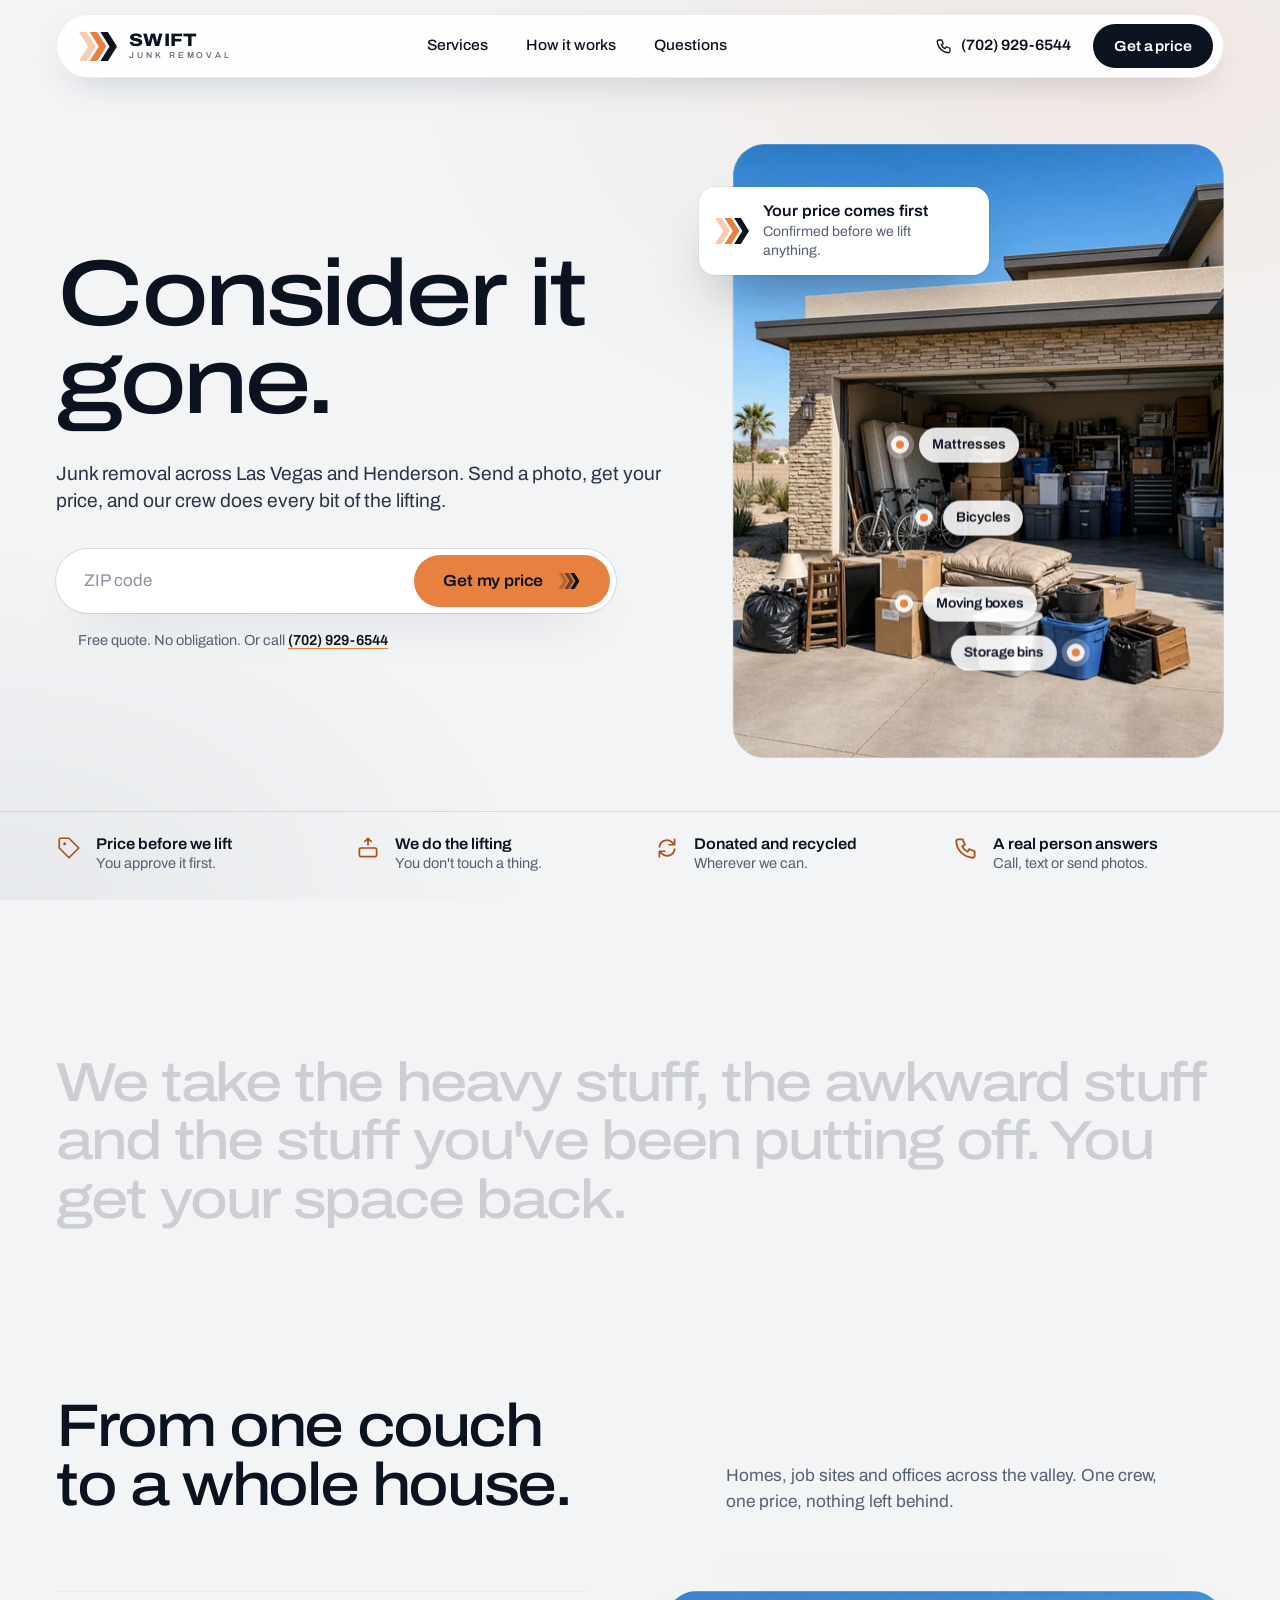
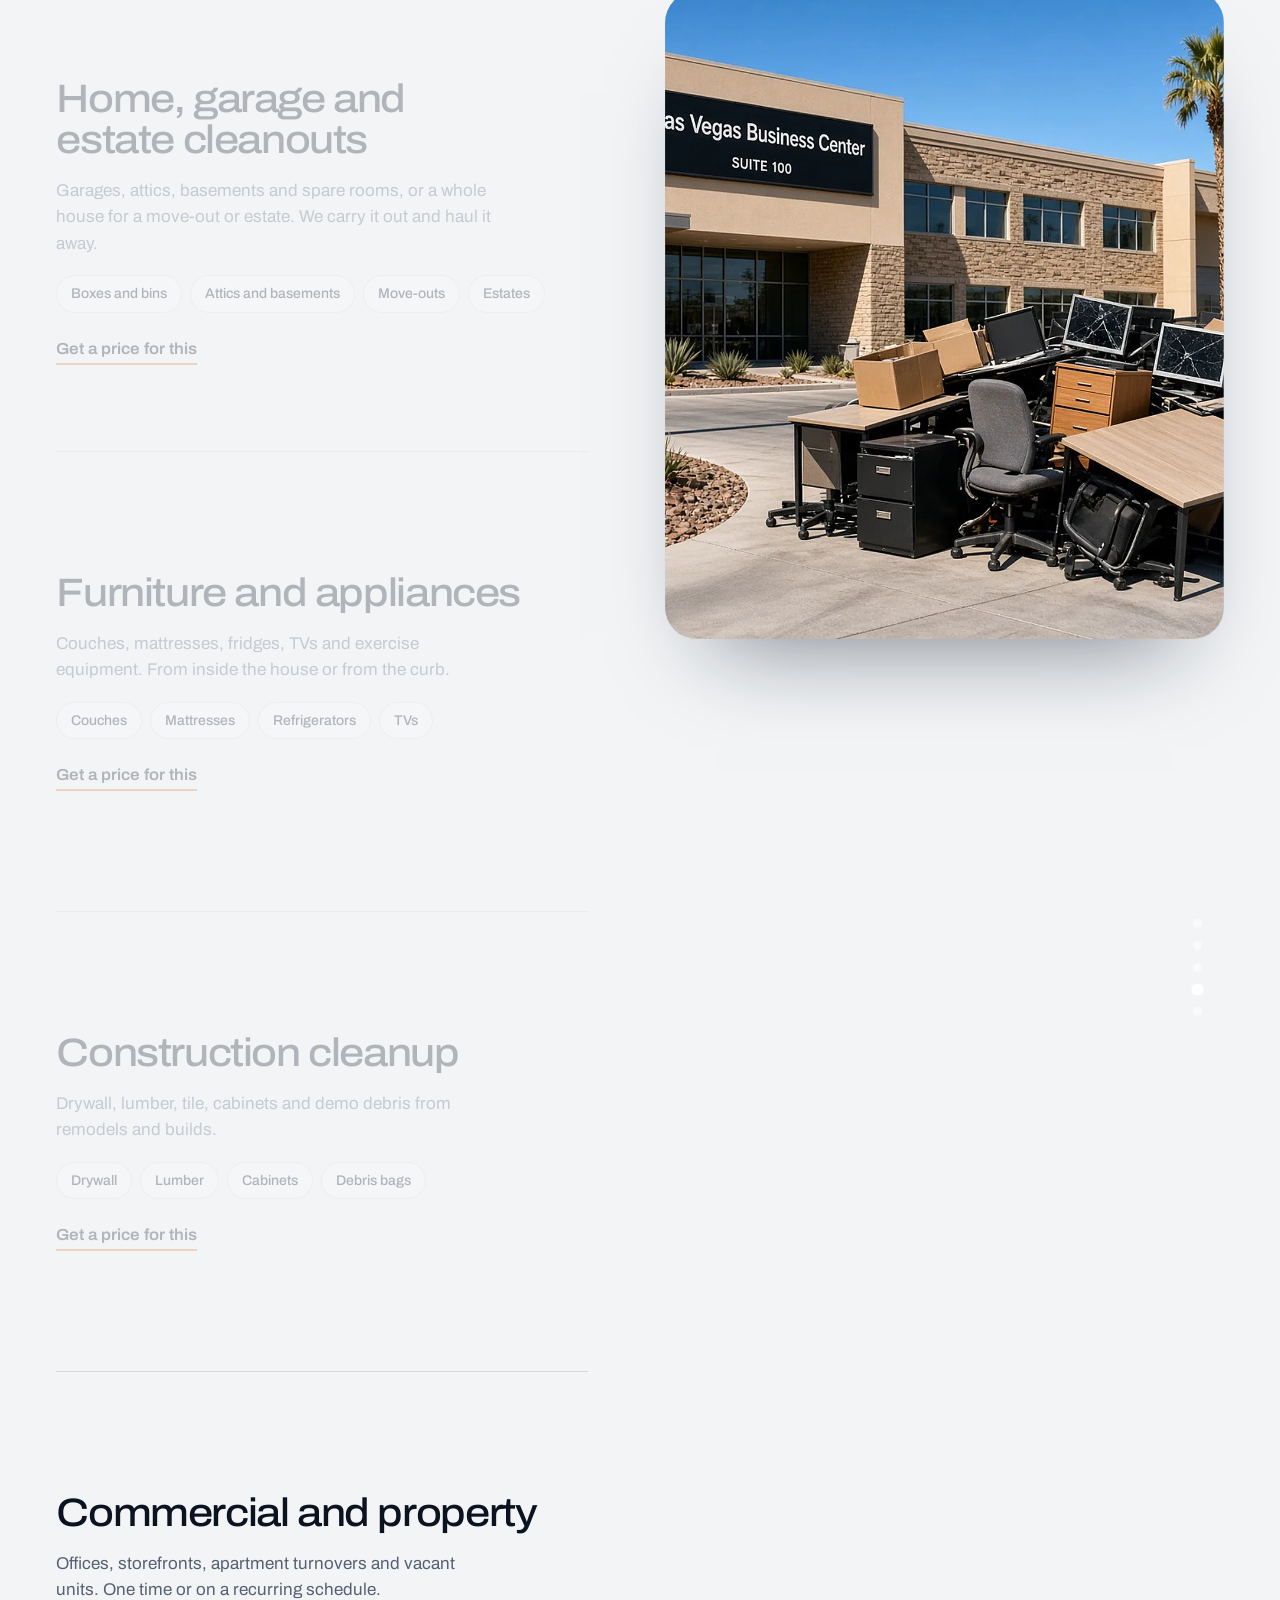
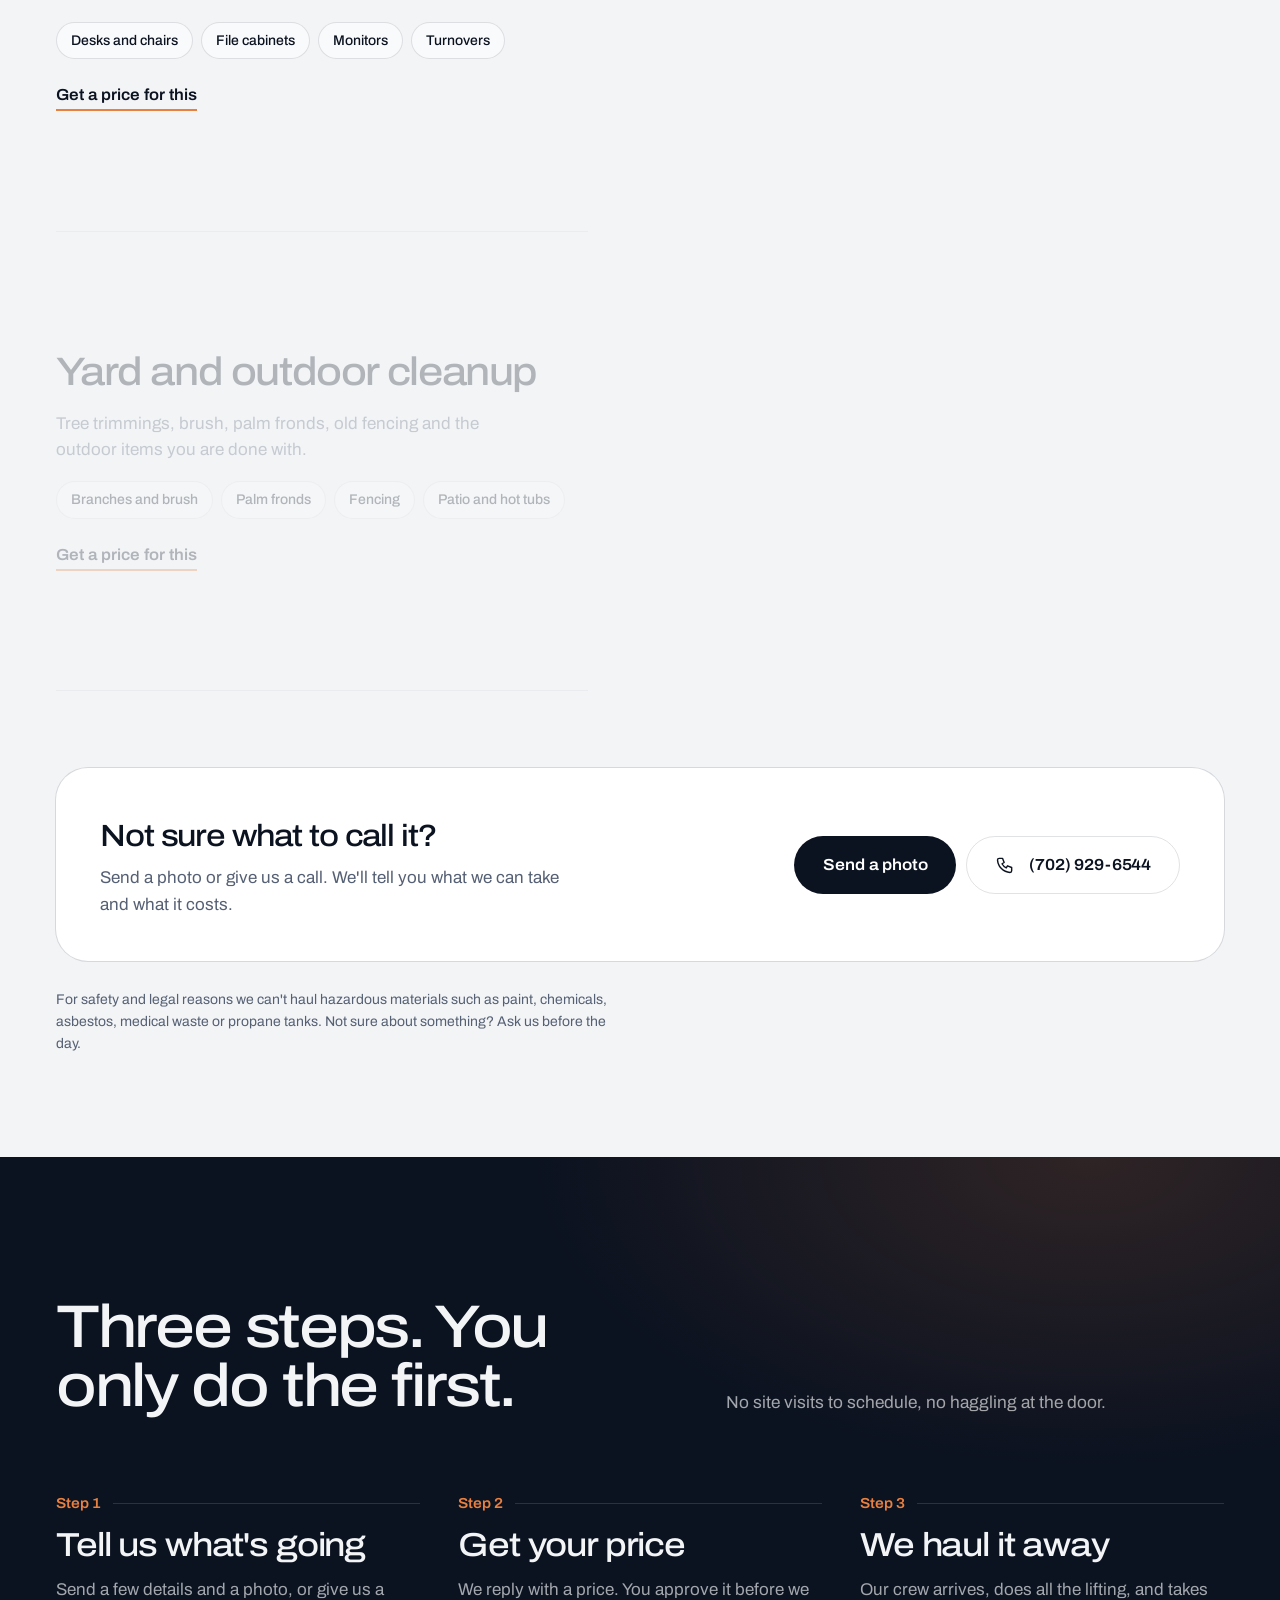
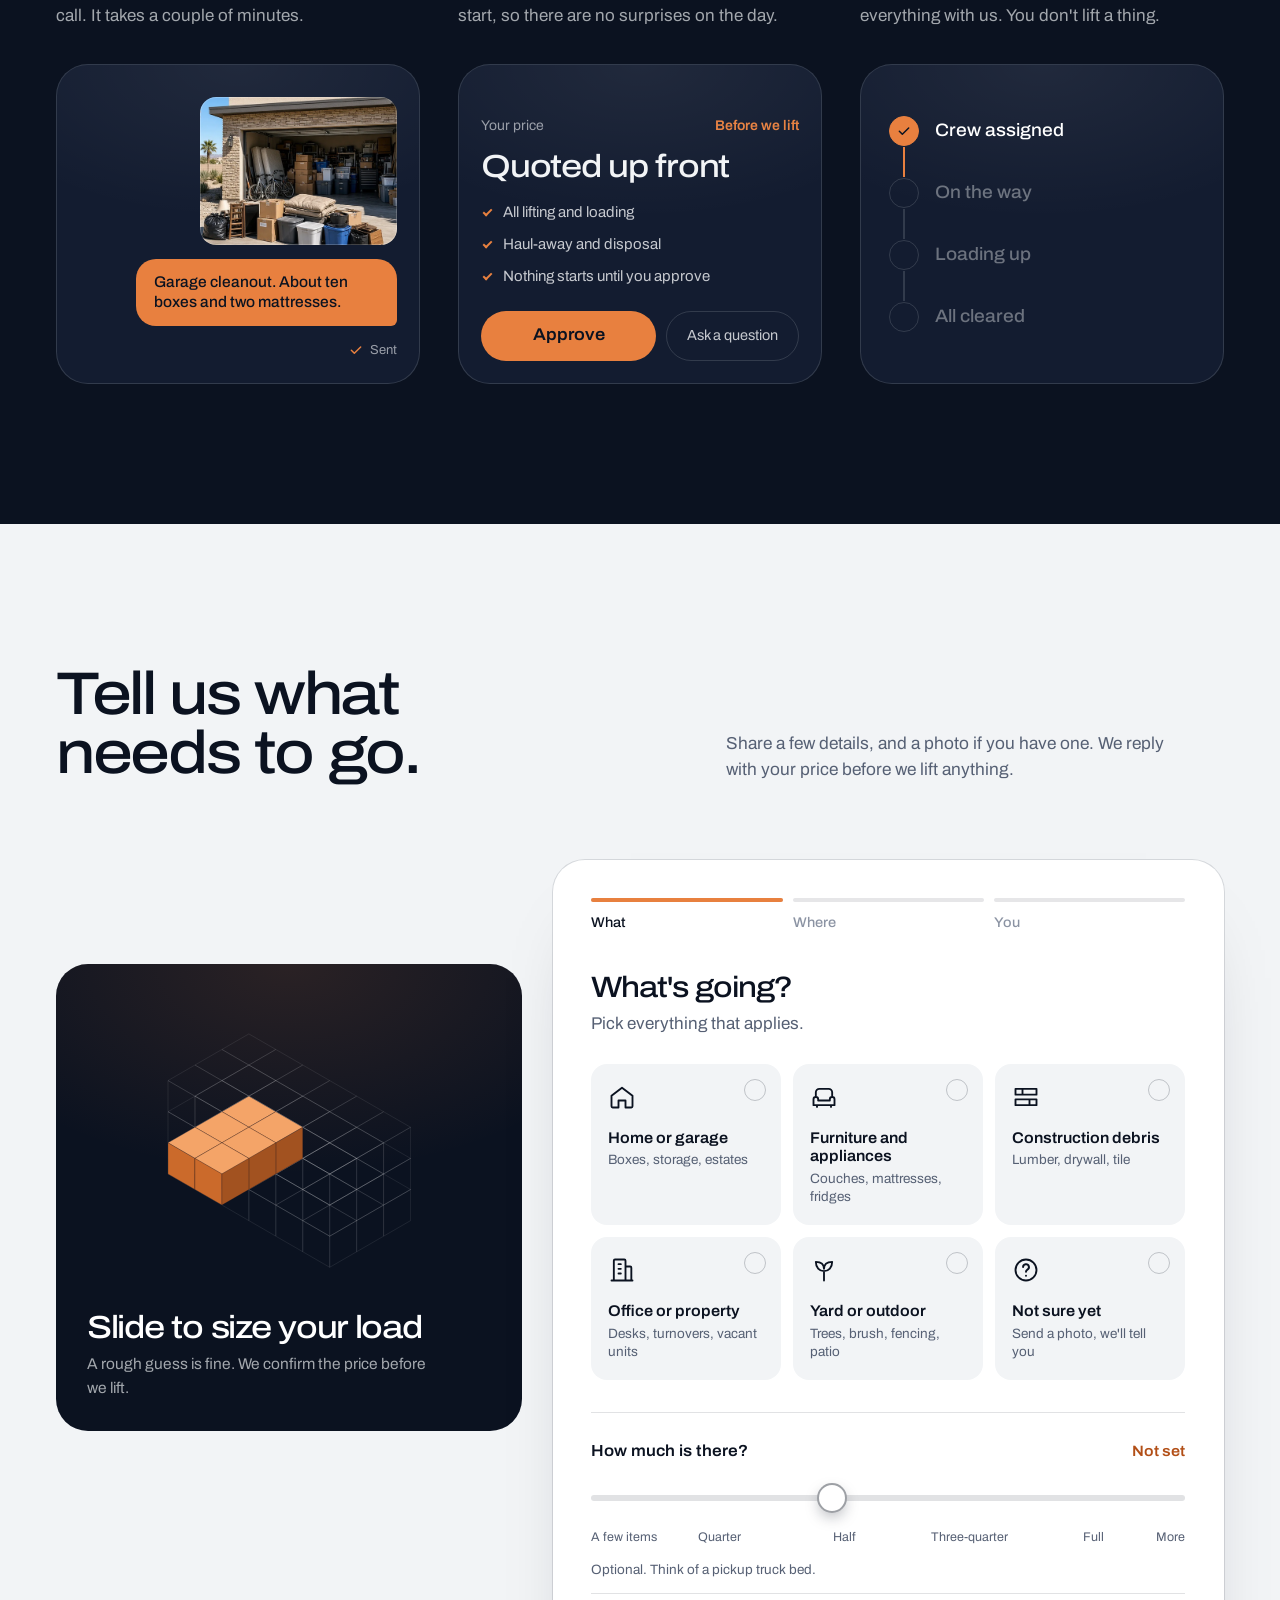
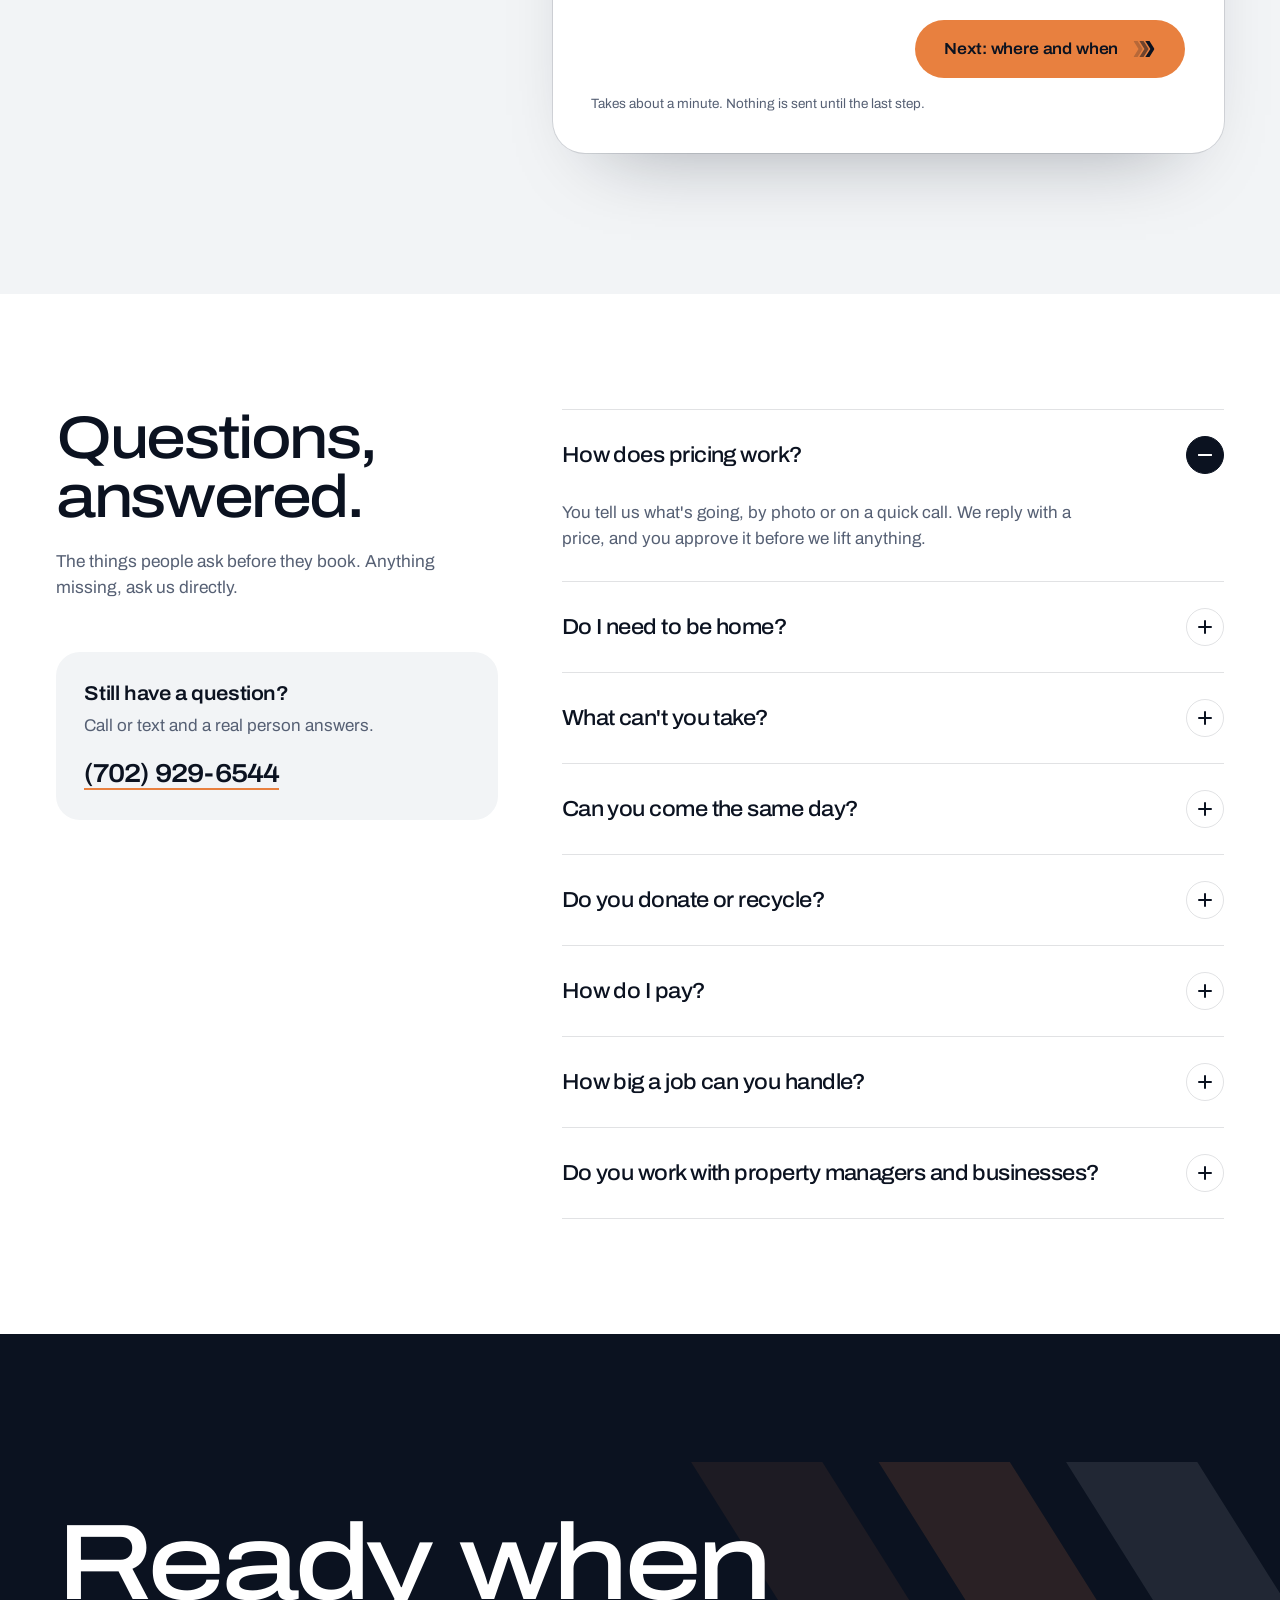
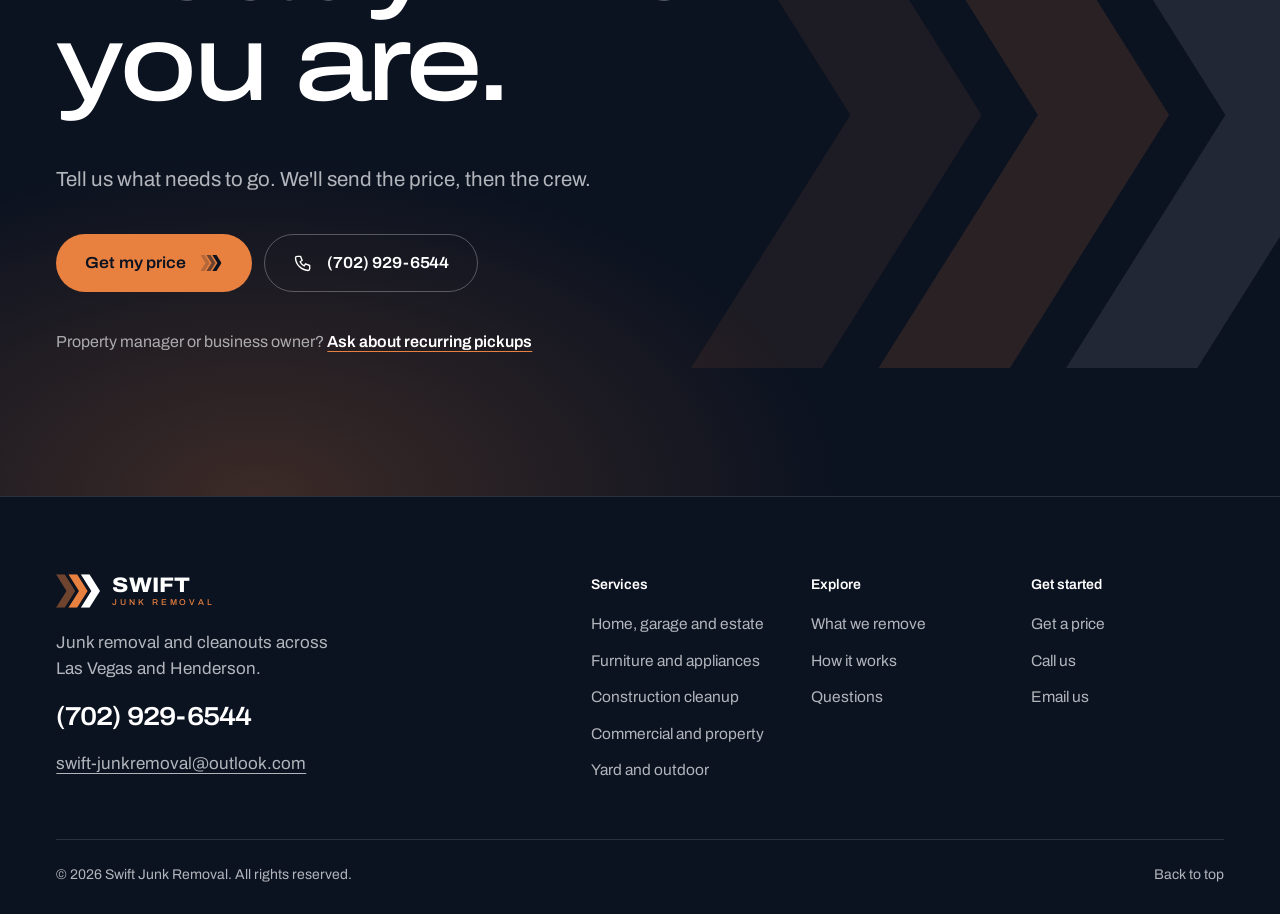
<file: index.html>
<!doctype html>
<html lang="en" class="no-js">
<head>
<meta charset="utf-8">
<meta name="viewport" content="width=device-width, initial-scale=1, viewport-fit=cover">
<title>Swift Junk Removal | Las Vegas and Henderson</title>
<meta name="description" content="Junk removal and cleanouts across Las Vegas and Henderson. Send a photo, get your price before we lift anything, and our crew does all the lifting.">
<meta name="theme-color" content="#f2f4f6">
<meta property="og:title" content="Swift Junk Removal | Consider it gone.">
<meta property="og:description" content="Junk removal across Las Vegas and Henderson. Your price comes before we lift anything.">
<meta property="og:type" content="website">
<meta property="og:image" content="img/og.jpg">
<link rel="icon" href="data:image/svg+xml,%3Csvg xmlns='http://www.w3.org/2000/svg' viewBox='0 0 64 64'%3E%3Crect width='64' height='64' rx='14' fill='%230b1220'/%3E%3Cpath d='M12 18h9l11 14-11 14h-9l11-14z' fill='%23f6cdb0'/%3E%3Cpath d='M25 18h9l11 14-11 14h-9l11-14z' fill='%23e8803f'/%3E%3Cpath d='M38 18h9l11 14-11 14h-9l11-14z' fill='%23fff'/%3E%3C/svg%3E">
<link rel="preconnect" href="https://fonts.googleapis.com">
<link rel="preconnect" href="https://fonts.gstatic.com" crossorigin>
<link href="https://fonts.googleapis.com/css2?family=Archivo:wdth,wght@62..125,300..800&display=swap" rel="stylesheet">
<link rel="stylesheet" href="css/site.css">
<link rel="stylesheet" href="css/phone.css">
<script>document.documentElement.className='js'</script>
<script type="application/ld+json">{"@context":"https://schema.org","@type":"LocalBusiness","name":"Swift Junk Removal","description":"Junk removal and cleanouts across Las Vegas and Henderson.","telephone":"+1-702-929-6544","email":"swift-junkremoval@outlook.com","areaServed":["Las Vegas","Henderson"]}</script>
</head>
<body>

<svg width="0" height="0" style="position:absolute" aria-hidden="true" focusable="false">
  <defs>
    <!-- the Swift mark: three chevrons. Colours come from --m1 / --m2 / --m3 on whatever draws it -->
    <symbol id="mk" viewBox="0 0 142 108">
      <path style="fill:var(--m1)" d="M0 0H28L62 54L28 108H0L34 54Z"/>
      <path style="fill:var(--m2)" d="M40 0H68L102 54L68 108H40L74 54Z"/>
      <path style="fill:var(--m3)" d="M80 0H108L142 54L108 108H80L114 54Z"/>
    </symbol>
    <symbol id="i-phone" viewBox="0 0 24 24"><path d="M5 4h4l2 5-2.5 1.5a11 11 0 0 0 5 5L15 13l5 2v4a2 2 0 0 1-2 2A16 16 0 0 1 3 6a2 2 0 0 1 2-2z" fill="none" stroke="currentColor" stroke-width="1.7" stroke-linejoin="round"/></symbol>
    <symbol id="i-check" viewBox="0 0 24 24"><path d="M5 12.5l4.5 4.5L19 7.5" fill="none" stroke="currentColor" stroke-width="2.2" stroke-linecap="round" stroke-linejoin="round"/></symbol>
    <symbol id="i-camera" viewBox="0 0 24 24"><path d="M4 8h3l1.5-2h7L17 8h3a1 1 0 0 1 1 1v10a1 1 0 0 1-1 1H4a1 1 0 0 1-1-1V9a1 1 0 0 1 1-1z" fill="none" stroke="currentColor" stroke-width="1.7" stroke-linejoin="round"/><circle cx="12" cy="13.5" r="3.5" fill="none" stroke="currentColor" stroke-width="1.7"/></symbol>
    <symbol id="i-plus" viewBox="0 0 24 24"><path d="M12 5v14M5 12h14" fill="none" stroke="currentColor" stroke-width="1.8" stroke-linecap="round"/></symbol>
    <symbol id="i-down" viewBox="0 0 24 24"><path d="M12 5v14M6 13l6 6 6-6" fill="none" stroke="currentColor" stroke-width="1.8" stroke-linecap="round" stroke-linejoin="round"/></symbol>
    <symbol id="i-home" viewBox="0 0 24 24"><path d="M3 11l9-7 9 7v9a1 1 0 0 1-1 1h-5v-6H9v6H4a1 1 0 0 1-1-1z" fill="none" stroke="currentColor" stroke-width="1.6" stroke-linejoin="round"/></symbol>
    <symbol id="i-sofa" viewBox="0 0 24 24"><path d="M5 11V8a3 3 0 0 1 3-3h8a3 3 0 0 1 3 3v3M3 14a2 2 0 0 1 4 0v1h10v-1a2 2 0 0 1 4 0v5H3zM6 19v1.5M18 19v1.5" fill="none" stroke="currentColor" stroke-width="1.6" stroke-linecap="round" stroke-linejoin="round"/></symbol>
    <symbol id="i-brick" viewBox="0 0 24 24"><path d="M3 5h18v5H3zM3 14h18v5H3zM9 5v5M15 14v5" fill="none" stroke="currentColor" stroke-width="1.6" stroke-linejoin="round"/></symbol>
    <symbol id="i-office" viewBox="0 0 24 24"><path d="M5 21V4a1 1 0 0 1 1-1h8a1 1 0 0 1 1 1v17M15 9h4a1 1 0 0 1 1 1v11M3 21h18M9 7h2M9 11h2M9 15h2" fill="none" stroke="currentColor" stroke-width="1.6" stroke-linecap="round" stroke-linejoin="round"/></symbol>
    <symbol id="i-leaf" viewBox="0 0 24 24"><path d="M12 21v-8M12 13c-4 0-7-3-7-8 5 0 7 2.5 7 6 0-3.5 2-6 7-6 0 5-3 8-7 8z" fill="none" stroke="currentColor" stroke-width="1.6" stroke-linecap="round" stroke-linejoin="round"/></symbol>
    <symbol id="i-help" viewBox="0 0 24 24"><circle cx="12" cy="12" r="9" fill="none" stroke="currentColor" stroke-width="1.6"/><path d="M9.5 9.5a2.5 2.5 0 1 1 3.5 2.3c-.7.4-1 .9-1 1.7M12 17h.01" fill="none" stroke="currentColor" stroke-width="1.7" stroke-linecap="round"/></symbol>
    <symbol id="i-lift" viewBox="0 0 24 24"><rect x="4" y="12" width="16" height="8" rx="1.5" fill="none" stroke="currentColor" stroke-width="1.6"/><path d="M12 9V3M9 6l3-3 3 3" fill="none" stroke="currentColor" stroke-width="1.6" stroke-linecap="round" stroke-linejoin="round"/></symbol>
    <symbol id="i-tag" viewBox="0 0 24 24"><path d="M3 12V4a1 1 0 0 1 1-1h8l9 9-9 9z" fill="none" stroke="currentColor" stroke-width="1.6" stroke-linejoin="round"/><circle cx="8" cy="8" r="1.4" fill="currentColor"/></symbol>
    <symbol id="i-cycle" viewBox="0 0 24 24"><path d="M5 11a7 7 0 0 1 12-4l2 2M19 13a7 7 0 0 1-12 4l-2-2M19 4v5h-5M5 20v-5h5" fill="none" stroke="currentColor" stroke-width="1.6" stroke-linecap="round" stroke-linejoin="round"/></symbol>
  </defs>
</svg>

<a class="skip" href="#quote">Skip to the quote form</a>

<!-- ============================ NAV ============================ -->
<header class="nav" id="nav">
  <div class="nav-pill">
    <a class="brand" href="#top" aria-label="Swift Junk Removal, back to top">
      <svg class="brand-mk" viewBox="0 0 142 108" aria-hidden="true"><use href="#mk"/></svg>
      <span class="brand-tx"><b>SWIFT</b><i>JUNK REMOVAL</i></span>
    </a>
    <nav class="nav-links" aria-label="Main">
      <a href="#services">Services</a>
      <a href="#how">How it works</a>
      <a href="#faq">Questions</a>
    </nav>
    <div class="nav-act">
      <a class="nav-tel" href="tel:+17029296544"><svg aria-hidden="true"><use href="#i-phone"/></svg><span>(702) 929-6544</span></a>
      <a class="btn btn--ink btn--sm" href="#quote" data-service="general">Get a price</a>
      <button class="nav-burger" id="burger" type="button" aria-label="Open menu" aria-expanded="false" aria-controls="sheet"><i></i><i></i></button>
    </div>
  </div>
</header>
<div class="sheet" id="sheet" hidden>
  <nav aria-label="Menu">
    <a href="#services">Services</a>
    <a href="#how">How it works</a>
    <a href="#quote" data-service="general">Get a price</a>
    <a href="#faq">Questions</a>
  </nav>
  <a class="sheet-tel" href="tel:+17029296544">(702) 929-6544</a>
</div>

<main id="main">

<!-- ============================ HERO ============================ -->
<section class="hero" id="top" aria-labelledby="heroH">
  <div class="wrap hero-in">
    <div class="hero-copy">
      <h1 class="hero-h" id="heroH"><span class="ln"><span class="open">Consider it</span></span><span class="ln"><span class="open">gone.</span></span></h1>
      <p class="hero-sub">Junk removal across Las Vegas and Henderson.<span class="sub-b"> Send a photo, get your price, and our crew does every bit of the lifting.</span></p>

      <form class="zipbar" id="zipbar" novalidate>
        <label class="sr" for="heroZip">Your ZIP code</label>
        <input id="heroZip" type="text" inputmode="numeric" autocomplete="postal-code" maxlength="5" placeholder="ZIP code">
        <button class="btn btn--cu" type="submit">Get my price <svg class="chev" viewBox="0 0 142 108" aria-hidden="true"><use href="#mk"/></svg></button>
      </form>
      <p class="zipnote" id="heroNote" aria-live="polite">Free quote. No obligation. Or call <a href="tel:+17029296544">(702) 929-6544</a></p>
    </div>

    <figure class="hero-card" id="heroCard">
      <div class="hero-photo">
        <img src="img/hero.webp" width="1000" height="1250" alt="A Las Vegas garage with mattresses, bikes, boxes and storage bins stacked on the driveway, ready to be cleared" fetchpriority="high">
        <i class="scan" aria-hidden="true"></i>
        <ul class="pins" aria-hidden="true">
          <li class="pin" style="--x:34%;--y:49%;--my:23.5%;--d:2.05s"><i></i><b>Mattresses</b></li>
          <li class="pin" style="--x:39%;--y:61%;--my:41.5%;--d:2.2s"><i></i><b>Bicycles</b></li>
          <li class="pin" style="--x:35%;--y:75%;--my:62.5%;--d:2.4s"><i></i><b>Moving boxes</b></li>
          <li class="pin rev" style="--x:70%;--y:83%;--my:74.5%;--d:2.55s"><i></i><b>Storage bins</b></li>
        </ul>
      </div>
      <figcaption class="hero-chip" id="heroChip">
        <svg class="chip-mk" viewBox="0 0 142 108" aria-hidden="true"><use href="#mk"/></svg>
        <span><b>Your price comes first</b><small>Confirmed before we lift anything.</small></span>
      </figcaption>
    </figure>
  </div>

  <ul class="wrap hero-prom" aria-label="Our promises">
    <li><svg aria-hidden="true"><use href="#i-tag"/></svg><span><b>Price before we lift</b><small>You approve it first.</small></span></li>
    <li><svg aria-hidden="true"><use href="#i-lift"/></svg><span><b>We do the lifting</b><small>You don't touch a thing.</small></span></li>
    <li><svg aria-hidden="true"><use href="#i-cycle"/></svg><span><b>Donated and recycled</b><small>Wherever we can.</small></span></li>
    <li><svg aria-hidden="true"><use href="#i-phone"/></svg><span><b>A real person answers</b><small>Call, text or send photos.</small></span></li>
  </ul>
</section>

<!-- ============================ STATEMENT ============================ -->
<section class="say" aria-label="What we do">
  <div class="wrap"><p class="say-p" id="sayP">We take the heavy stuff, the awkward stuff and the stuff you've been putting off. You get your space back.</p></div>
</section>

<!-- ============================ SERVICES ============================ -->
<section class="svc" id="services" aria-labelledby="svcH">
  <div class="wrap">
    <header class="sec-head">
      <h2 class="h2" id="svcH">From one couch to a whole house.</h2>
      <p class="lede">Homes, job sites and offices across the valley. One crew, one price, nothing left behind.</p>
    </header>

    <div class="svc-grid">
      <div class="svc-list" id="svcList">
        <article class="svc-row on" data-i="0">
          <img class="svc-m" src="img/garage-m.webp" width="900" height="604" alt="" loading="lazy">
          <h3>Home, garage and estate cleanouts</h3>
          <p>Garages, attics, basements and spare rooms, or a whole house for a move-out or estate. We carry it out and haul it away.</p>
          <ul class="chips"><li>Boxes and bins</li><li>Attics and basements</li><li>Move-outs</li><li>Estates</li></ul>
          <a class="link" href="#quote" data-service="garage">Get a price for this</a>
        </article>
        <article class="svc-row" data-i="1">
          <img class="svc-m" src="img/furniture-m.webp" width="900" height="600" alt="" loading="lazy">
          <h3>Furniture and appliances</h3>
          <p>Couches, mattresses, fridges, TVs and exercise equipment. From inside the house or from the curb.</p>
          <ul class="chips"><li>Couches</li><li>Mattresses</li><li>Refrigerators</li><li>TVs</li></ul>
          <a class="link" href="#quote" data-service="furniture">Get a price for this</a>
        </article>
        <article class="svc-row" data-i="2">
          <img class="svc-m" src="img/construction-m.webp" width="900" height="604" alt="" loading="lazy">
          <h3>Construction cleanup</h3>
          <p>Drywall, lumber, tile, cabinets and demo debris from remodels and builds.</p>
          <ul class="chips"><li>Drywall</li><li>Lumber</li><li>Cabinets</li><li>Debris bags</li></ul>
          <a class="link" href="#quote" data-service="construction">Get a price for this</a>
        </article>
        <article class="svc-row" data-i="3">
          <img class="svc-m" src="img/commercial-m.webp" width="900" height="604" alt="" loading="lazy">
          <h3>Commercial and property</h3>
          <p>Offices, storefronts, apartment turnovers and vacant units. One time or on a recurring schedule.</p>
          <ul class="chips"><li>Desks and chairs</li><li>File cabinets</li><li>Monitors</li><li>Turnovers</li></ul>
          <a class="link" href="#quote" data-service="commercial">Get a price for this</a>
        </article>
        <article class="svc-row" data-i="4">
          <img class="svc-m" src="img/yard-m.webp" width="900" height="604" alt="" loading="lazy">
          <h3>Yard and outdoor cleanup</h3>
          <p>Tree trimmings, brush, palm fronds, old fencing and the outdoor items you are done with.</p>
          <ul class="chips"><li>Branches and brush</li><li>Palm fronds</li><li>Fencing</li><li>Patio and hot tubs</li></ul>
          <a class="link" href="#quote" data-service="yard">Get a price for this</a>
        </article>
      </div>

      <ol class="svc-pager" id="svcPager" aria-label="Choose a service"><li class="on"><button type="button" aria-label="Home, garage and estate"></button></li><li><button type="button" aria-label="Furniture and appliances"></button></li><li><button type="button" aria-label="Construction cleanup"></button></li><li><button type="button" aria-label="Commercial and property"></button></li><li><button type="button" aria-label="Yard and outdoor"></button></li></ol>

      <div class="svc-stage" aria-hidden="true">
        <div class="svc-frame" id="svcFrame">
          <img src="img/garage.webp" alt="" class="on" style="z-index:1">
          <img src="img/furniture.webp" alt="" loading="lazy">
          <img src="img/construction.webp" alt="" loading="lazy">
          <img src="img/commercial.webp" alt="" loading="lazy">
          <img src="img/yard.webp" alt="" loading="lazy">
        </div>
        <ol class="svc-dots" id="svcDots"><li class="on"></li><li></li><li></li><li></li><li></li></ol>
      </div>
    </div>

    <aside class="svc-help">
      <div>
        <h3>Not sure what to call it?</h3>
        <p>Send a photo or give us a call. We'll tell you what we can take and what it costs.</p>
      </div>
      <div class="svc-help-act">
        <a class="btn btn--ink" href="#quote" data-service="general">Send a photo</a>
        <a class="btn btn--line" href="tel:+17029296544"><svg aria-hidden="true"><use href="#i-phone"/></svg>(702) 929-6544</a>
      </div>
    </aside>
    <p class="fine">For safety and legal reasons we can't haul hazardous materials such as paint, chemicals, asbestos, medical waste or propane tanks. Not sure about something? Ask us before the day.</p>
  </div>
</section>

<!-- ============================ HOW ============================ -->
<section class="how" id="how" aria-labelledby="howH">
  <div class="wrap">
    <header class="sec-head sec-head--d">
      <h2 class="h2" id="howH">Three steps. You only do the first.</h2>
      <p class="lede">No site visits to schedule, no haggling at the door.</p>
    </header>

    <ol class="steps" id="steps">
      <li class="step">
        <div class="step-tx">
          <span class="step-n">Step 1</span>
          <h3>Tell us what's going</h3>
          <p>Send a few details and a photo, or give us a call. It takes a couple of minutes.</p>
        </div>
        <div class="mock mock-msg" aria-hidden="true">
          <div class="msg-photo"><img src="img/hero.webp" alt="" loading="lazy"><i class="msg-ring"></i></div>
          <div class="bubble">Garage cleanout. About ten boxes and two mattresses.</div>
          <div class="msg-sent"><svg><use href="#i-check"/></svg>Sent</div>
        </div>
      </li>
      <li class="step">
        <div class="step-tx">
          <span class="step-n">Step 2</span>
          <h3>Get your price</h3>
          <p>We reply with a price. You approve it before we start, so there are no surprises on the day.</p>
        </div>
        <div class="mock mock-price" aria-hidden="true">
          <div class="pr-top"><span>Your price</span><em>Before we lift</em></div>
          <div class="pr-amt">Quoted up front</div>
          <ul><li>All lifting and loading</li><li>Haul-away and disposal</li><li>Nothing starts until you approve</li></ul>
          <div class="pr-btns"><span class="pr-ok"><b>Approve</b><b class="done"><svg><use href="#i-check"/></svg>Approved</b></span><span class="pr-ask">Ask a question</span></div>
        </div>
      </li>
      <li class="step">
        <div class="step-tx">
          <span class="step-n">Step 3</span>
          <h3>We haul it away</h3>
          <p>Our crew arrives, does all the lifting, and takes everything with us. You don't lift a thing.</p>
        </div>
        <div class="mock mock-crew" aria-hidden="true">
          <ol>
            <li><i><svg><use href="#i-check"/></svg></i>Crew assigned</li>
            <li><i><svg><use href="#i-check"/></svg></i>On the way</li>
            <li><i><svg><use href="#i-check"/></svg></i>Loading up</li>
            <li><i><svg><use href="#i-check"/></svg></i>All cleared</li>
          </ol>
        </div>
      </li>
    </ol>
  </div>
</section>

<!-- ============================ QUOTE ============================ -->
<section class="quote" id="quote" aria-labelledby="quoteH">
  <div class="wrap">
    <header class="sec-head">
      <h2 class="h2" id="quoteH">Tell us what needs to go.</h2>
      <p class="lede">Share a few details, and a photo if you have one. We reply with your price before we lift anything.</p>
    </header>

    <div class="q-grid">
      <aside class="gauge" id="gauge" aria-label="Load size">
        <svg id="gaugeSvg" viewBox="0 0 520 400" role="img" aria-label="A truck bed shown as blocks, filled to match the load size you pick"></svg>
        <div class="gauge-read" aria-live="polite">
          <p class="gauge-val" id="gVal">Slide to size your load</p>
          <p class="gauge-sub" id="gSub">A rough guess is fine. We confirm the price before we lift.</p>
        </div>
      </aside>

      <div class="fcard" id="formCard">
        <form id="quoteForm" novalidate data-endpoint="https://formsubmit.co/ajax/swift-junkremoval@outlook.com">
          <ol class="fsteps" id="fSteps" aria-label="Request progress">
            <li class="on"><button type="button" data-s="1"><i></i><span>What</span></button></li>
            <li><button type="button" data-s="2" disabled><i></i><span>Where</span></button></li>
            <li><button type="button" data-s="3" disabled><i></i><span>You</span></button></li>
          </ol>

          <div class="panes">
            <div class="pane on" data-step="1" role="group" aria-labelledby="h-s1">
              <h3 id="h-s1" tabindex="-1">What's going?</h3>
              <p class="pane-sub">Pick everything that applies.</p>
              <div class="tiles">
                <label class="tile"><input type="checkbox" name="service" value="garage"><svg aria-hidden="true"><use href="#i-home"/></svg><b>Home or garage</b><small>Boxes, storage, estates</small></label>
                <label class="tile"><input type="checkbox" name="service" value="furniture"><svg aria-hidden="true"><use href="#i-sofa"/></svg><b>Furniture and appliances</b><small>Couches, mattresses, fridges</small></label>
                <label class="tile"><input type="checkbox" name="service" value="construction"><svg aria-hidden="true"><use href="#i-brick"/></svg><b>Construction debris</b><small>Lumber, drywall, tile</small></label>
                <label class="tile"><input type="checkbox" name="service" value="commercial"><svg aria-hidden="true"><use href="#i-office"/></svg><b>Office or property</b><small>Desks, turnovers, vacant units</small></label>
                <label class="tile"><input type="checkbox" name="service" value="yard"><svg aria-hidden="true"><use href="#i-leaf"/></svg><b>Yard or outdoor</b><small>Trees, brush, fencing, patio</small></label>
                <label class="tile"><input type="checkbox" name="service" value="general"><svg aria-hidden="true"><use href="#i-help"/></svg><b>Not sure yet</b><small>Send a photo, we'll tell you</small></label>
              </div>
              <p class="err" id="e-service" role="alert"></p>

              <div class="size">
                <div class="size-top"><label for="f-load">How much is there?</label><output id="sizeOut" for="f-load">Not set</output></div>
                <input id="f-load" class="range untouched" type="range" min="0" max="5" step="1" value="2" aria-describedby="sizeHint">
                <div class="range-ticks" aria-hidden="true"><span>A few items</span><span>Quarter</span><span>Half</span><span>Three-quarter</span><span>Full</span><span>More</span></div>
                <p class="hint" id="sizeHint">Optional. Think of a pickup truck bed.</p>
              </div>
            </div>

            <div class="pane" data-step="2" role="group" aria-labelledby="h-s2" inert>
              <h3 id="h-s2" tabindex="-1">Where and when?</h3>
              <p class="pane-sub">So we can send the right crew at the right time.</p>
              <div class="field"><label for="f-zip">ZIP code</label><input id="f-zip" name="zip" type="text" inputmode="numeric" autocomplete="postal-code" maxlength="10" placeholder="89101" required>
                <p class="zip-note" id="zipNote" aria-live="polite"></p><span class="err" id="e-zip" role="alert"></span></div>
              <fieldset class="field"><legend>When do you need us?</legend>
                <div class="chipset">
                  <label class="pick"><input type="radio" name="when" value="Today"><span>Today</span></label>
                  <label class="pick"><input type="radio" name="when" value="Tomorrow"><span>Tomorrow</span></label>
                  <label class="pick"><input type="radio" name="when" value="This week"><span>This week</span></label>
                  <label class="pick"><input type="radio" name="when" value="Flexible" checked><span>I'm flexible</span></label>
                </div></fieldset>
              <div class="field"><label for="f-details">Anything we should know? <span class="hint">(optional)</span></label><textarea id="f-details" name="details" rows="3" placeholder="A couch, two mattresses and about ten boxes from the garage. Stairs, gate code, parking."></textarea></div>
            </div>

            <div class="pane" data-step="3" role="group" aria-labelledby="h-s3" inert>
              <h3 id="h-s3" tabindex="-1">Who should we text?</h3>
              <p class="pane-sub">We'll reply with your price. You approve it before we lift anything.</p>
              <div class="two">
                <div class="field"><label for="f-name">Your name</label><input id="f-name" name="name" type="text" autocomplete="name" required><span class="err" id="e-name" role="alert"></span></div>
                <div class="field"><label for="f-phone">Mobile number</label><input id="f-phone" name="phone" type="tel" autocomplete="tel" inputmode="tel" placeholder="(702) 555-0123" required><span class="err" id="e-phone" role="alert"></span></div>
              </div>
              <fieldset class="field"><legend>Best way to reach you</legend>
                <div class="chipset">
                  <label class="pick"><input type="radio" name="contact" value="Text" checked><span>Text</span></label>
                  <label class="pick"><input type="radio" name="contact" value="Call"><span>Call</span></label>
                </div></fieldset>
              <div class="field"><span class="lbl">Photos <span class="hint">(optional, but they help us price faster)</span></span>
                <label class="drop" id="drop" for="f-photos"><svg aria-hidden="true"><use href="#i-camera"/></svg><span id="dropLabel"><b>Add photos</b> or drop them here</span><input id="f-photos" name="photos" type="file" accept="image/*" multiple></label>
                <ul class="thumbs" id="thumbs" aria-label="Photos added"></ul></div>
            </div>
          </div>

          <div class="fbar">
            <button type="button" class="back" id="fBack" hidden>Back</button>
            <button type="button" class="btn btn--cu" id="fNext"><span id="fNextTx">Next: where and when</span> <svg class="chev" viewBox="0 0 142 108" aria-hidden="true"><use href="#mk"/></svg></button>
          </div>
          <p class="fail" id="sendFail" role="alert" hidden>That didn't go through. Please try again, or call <a href="tel:+17029296544">(702) 929-6544</a> and we'll take it by phone.</p>
          <p class="fine fine--tight" id="fFine">Takes about a minute. Nothing is sent until the last step.</p>
        </form>

        <div class="done" id="success" role="status" tabindex="-1">
          <span class="done-ok"><svg aria-hidden="true"><use href="#i-check"/></svg></span>
          <h3>We've got your request.</h3>
          <p class="done-lede">We'll text you with your price, and you approve it before we lift anything. Need us sooner? Call <a href="tel:+17029296544">(702) 929-6544</a>.</p>
          <ol class="next">
            <li><i>1</i><span><b>We review</b><small>Your details and any photos you sent.</small></span></li>
            <li><i>2</i><span><b>You get a price</b><small>By text or call. No surprises on the day.</small></span></li>
            <li><i>3</i><span><b>We haul it away</b><small>The crew does all the lifting and loading.</small></span></li>
          </ol>
          <p class="done-ref">Reference <b id="doneNo">SW-0000-0000</b></p>
          <button type="button" class="back" id="fAgain">Add another job</button>
        </div>
      </div>
    </div>
  </div>
</section>

<!-- ============================ FAQ ============================ -->
<section class="faq" id="faq" aria-labelledby="faqH">
  <div class="wrap faq-grid">
    <div class="faq-side">
      <h2 class="h2" id="faqH">Questions, answered.</h2>
      <p class="lede">The things people ask before they book. Anything missing, ask us directly.</p>
      <div class="faq-help">
        <h3>Still have a question?</h3>
        <p>Call or text and a real person answers.</p>
        <a class="faq-tel" href="tel:+17029296544">(702) 929-6544</a>
      </div>
    </div>
    <ul class="qa-list" id="faqList">
      <li class="qa on"><h3><button type="button" id="q-0" aria-expanded="true" aria-controls="a-0"><span>How does pricing work?</span><i aria-hidden="true"></i></button></h3><div class="qa-a" id="a-0" role="region" aria-labelledby="q-0"><div><p>You tell us what's going, by photo or on a quick call. We reply with a price, and you approve it before we lift anything.</p></div></div></li>
      <li class="qa"><h3><button type="button" id="q-1" aria-expanded="false" aria-controls="a-1"><span>Do I need to be home?</span><i aria-hidden="true"></i></button></h3><div class="qa-a" id="a-1" role="region" aria-labelledby="q-1"><div><p>Not always. For garage, curbside or outdoor pickups you can leave it to us. Tell us where everything is and we'll confirm the plan.</p></div></div></li>
      <li class="qa"><h3><button type="button" id="q-2" aria-expanded="false" aria-controls="a-2"><span>What can't you take?</span><i aria-hidden="true"></i></button></h3><div class="qa-a" id="a-2" role="region" aria-labelledby="q-2"><div><p>Hazardous materials such as paint, chemicals, asbestos, medical waste and propane tanks. If you're unsure about an item, ask us first.</p></div></div></li>
      <li class="qa"><h3><button type="button" id="q-3" aria-expanded="false" aria-controls="a-3"><span>Can you come the same day?</span><i aria-hidden="true"></i></button></h3><div class="qa-a" id="a-3" role="region" aria-labelledby="q-3"><div><p>Often, when there's room in the schedule. Send your request early in the day or give us a call.</p></div></div></li>
      <li class="qa"><h3><button type="button" id="q-4" aria-expanded="false" aria-controls="a-4"><span>Do you donate or recycle?</span><i aria-hidden="true"></i></button></h3><div class="qa-a" id="a-4" role="region" aria-labelledby="q-4"><div><p>We try to. Usable furniture and clean materials go to donation and recycling where possible. Ask us about your load.</p></div></div></li>
      <li class="qa"><h3><button type="button" id="q-5" aria-expanded="false" aria-controls="a-5"><span>How do I pay?</span><i aria-hidden="true"></i></button></h3><div class="qa-a" id="a-5" role="region" aria-labelledby="q-5"><div><p>We'll confirm accepted payment methods when we send your price.</p></div></div></li>
      <li class="qa"><h3><button type="button" id="q-6" aria-expanded="false" aria-controls="a-6"><span>How big a job can you handle?</span><i aria-hidden="true"></i></button></h3><div class="qa-a" id="a-6" role="region" aria-labelledby="q-6"><div><p>From a single couch to a whole house. Tell us what you have and we'll send the right crew and truck for it.</p></div></div></li>
      <li class="qa"><h3><button type="button" id="q-7" aria-expanded="false" aria-controls="a-7"><span>Do you work with property managers and businesses?</span><i aria-hidden="true"></i></button></h3><div class="qa-a" id="a-7" role="region" aria-labelledby="q-7"><div><p>Yes. Offices, storefronts, apartment turnovers and vacant units, one time or on a recurring schedule. Tell us what you manage and we'll set it up.</p></div></div></li>
    </ul>
  </div>
  <script type="application/ld+json">{"@context":"https://schema.org","@type":"FAQPage","mainEntity":[
    {"@type":"Question","name":"How does pricing work?","acceptedAnswer":{"@type":"Answer","text":"You tell us what's going, by photo or on a quick call. We reply with a price, and you approve it before we lift anything."}},
    {"@type":"Question","name":"Do I need to be home?","acceptedAnswer":{"@type":"Answer","text":"Not always. For garage, curbside or outdoor pickups you can leave it to us. Tell us where everything is and we'll confirm the plan."}},
    {"@type":"Question","name":"What can't you take?","acceptedAnswer":{"@type":"Answer","text":"Hazardous materials such as paint, chemicals, asbestos, medical waste and propane tanks. If you're unsure about an item, ask us first."}},
    {"@type":"Question","name":"Can you come the same day?","acceptedAnswer":{"@type":"Answer","text":"Often, when there's room in the schedule. Send your request early in the day or give us a call."}},
    {"@type":"Question","name":"Do you donate or recycle?","acceptedAnswer":{"@type":"Answer","text":"We try to. Usable furniture and clean materials go to donation and recycling where possible."}},
    {"@type":"Question","name":"How do I pay?","acceptedAnswer":{"@type":"Answer","text":"We'll confirm accepted payment methods when we send your price."}}
  ]}</script>
</section>

<!-- ============================ FINALE ============================ -->
<section class="fin" id="finale" aria-labelledby="finH">
  <svg class="fin-mk" viewBox="0 0 142 108" aria-hidden="true"><use href="#mk"/></svg>
  <div class="wrap fin-in">
    <h2 class="fin-h" id="finH"><span class="open">Ready when</span><span class="open">you are.</span></h2>
    <p class="fin-sub">Tell us what needs to go. We'll send the price, then the crew.</p>
    <div class="fin-act">
      <a class="btn btn--cu" href="#quote" data-service="general">Get my price <svg class="chev" viewBox="0 0 142 108" aria-hidden="true"><use href="#mk"/></svg></a>
      <a class="btn btn--glass" href="tel:+17029296544"><svg aria-hidden="true"><use href="#i-phone"/></svg>(702) 929-6544</a>
    </div>
    <p class="fin-biz">Property manager or business owner? <a href="#quote" data-service="commercial">Ask about recurring pickups</a></p>
  </div>
</section>

</main>

<footer class="foot">
  <div class="wrap">
    <div class="foot-top">
      <div class="foot-brand">
        <a class="brand brand--d" href="#top" aria-label="Swift Junk Removal, back to top">
          <svg class="brand-mk" viewBox="0 0 142 108" aria-hidden="true"><use href="#mk"/></svg>
          <span class="brand-tx"><b>SWIFT</b><i>JUNK REMOVAL</i></span>
        </a>
        <p>Junk removal and cleanouts across Las Vegas and Henderson.</p>
        <a class="foot-tel" href="tel:+17029296544">(702) 929-6544</a>
        <a class="foot-mail" href="mailto:swift-junkremoval@outlook.com">swift-junkremoval@outlook.com</a>
      </div>
      <nav class="foot-cols" aria-label="Footer">
        <div>
          <h4>Services</h4>
          <ul>
            <li><a href="#quote" data-service="garage">Home, garage and estate</a></li>
            <li><a href="#quote" data-service="furniture">Furniture and appliances</a></li>
            <li><a href="#quote" data-service="construction">Construction cleanup</a></li>
            <li><a href="#quote" data-service="commercial">Commercial and property</a></li>
            <li><a href="#quote" data-service="yard">Yard and outdoor</a></li>
          </ul>
        </div>
        <div>
          <h4>Explore</h4>
          <ul>
            <li><a href="#services">What we remove</a></li>
            <li><a href="#how">How it works</a></li>
            <li><a href="#faq">Questions</a></li>
          </ul>
        </div>
        <div>
          <h4>Get started</h4>
          <ul>
            <li><a href="#quote" data-service="general">Get a price</a></li>
            <li><a href="tel:+17029296544">Call us</a></li>
            <li><a href="mailto:swift-junkremoval@outlook.com">Email us</a></li>
          </ul>
        </div>
      </nav>
    </div>
    <div class="foot-bottom">
      <p>&copy; 2026 Swift Junk Removal. All rights reserved.</p>
      <a href="#top">Back to top</a>
    </div>
  </div>
</footer>

<div class="dock" id="dock">
  <a class="btn btn--line" href="tel:+17029296544"><svg aria-hidden="true"><use href="#i-phone"/></svg>Call</a>
  <a class="btn btn--cu" href="#quote" data-service="general">Get a price</a>
</div>

<script src="js/vendor/lenis.min.js"></script>
<script src="js/site.js"></script>
</body>
</html>
</file>
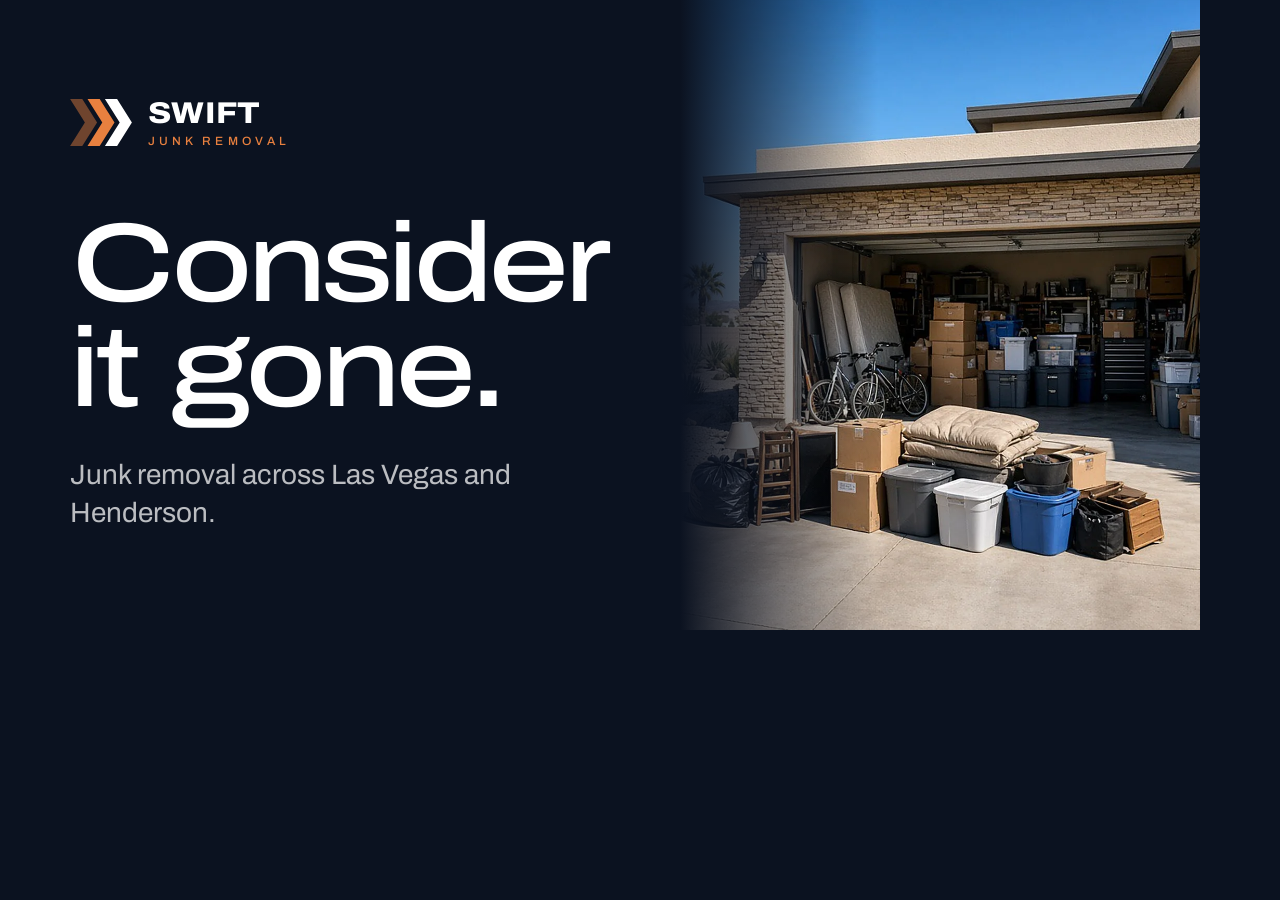
<file: _dev/og.html>
<!doctype html>
<html><head><meta charset="utf-8">
<link href="https://fonts.googleapis.com/css2?family=Archivo:wdth,wght@62..125,300..800&display=swap" rel="stylesheet">
<style>
  * { box-sizing: border-box; margin: 0; }
  body { width: 1200px; height: 630px; background: #0b1220; color: #fff; font-family: Archivo, sans-serif; position: relative; overflow: hidden; }
  .ph { position: absolute; right: 0; top: 0; bottom: 0; width: 520px; background: url(../img/hero.webp) 50% 58% / cover; }
  .ph::after { content: ''; position: absolute; inset: 0; background: linear-gradient(90deg, #0b1220 0, rgba(11,18,32,0) 38%); }
  .tx { position: absolute; left: 70px; top: 0; bottom: 0; width: 700px; display: flex; flex-direction: column; justify-content: center; }
  .br { display: flex; align-items: center; gap: 16px; margin-bottom: 64px; }
  .br svg { width: 62px; height: 47px; }
  .br b { display: block; font-weight: 800; font-stretch: 112%; font-size: 30px; letter-spacing: .01em; line-height: 1; }
  .br i { display: block; font-style: normal; font-weight: 500; font-size: 12px; letter-spacing: .34em; color: #e8803f; margin-top: 6px; }
  h1 { font-weight: 500; font-stretch: 125%; font-size: 112px; line-height: .94; letter-spacing: -.045em; margin-bottom: 34px; }
  p { font-size: 28px; color: rgba(255,255,255,.72); line-height: 1.35; max-width: 18em; }
</style></head><body>
<div class="ph"></div>
<div class="tx">
  <div class="br"><svg viewBox="0 0 142 108"><path fill="rgba(232,128,63,.45)" d="M0 0H28L62 54L28 108H0L34 54Z"/><path fill="#e8803f" d="M40 0H68L102 54L68 108H40L74 54Z"/><path fill="#fff" d="M80 0H108L142 54L108 108H80L114 54Z"/></svg><div><b>SWIFT</b><i>JUNK REMOVAL</i></div></div>
  <h1>Consider<br>it gone.</h1>
  <p>Junk removal across Las Vegas and Henderson.</p>
</div>
</body></html>
</file>
<file: css/site.css>
/* ==========================================================================
   Swift Junk Removal v4. One calm, bright, precise page.
   Type: Archivo only. Width axis is the personality: display runs wide (118-125),
   body stays normal. The hero headline starts squeezed and opens up to full width,
   the same move the business makes to a cluttered space.
   ========================================================================== */
:root {
  --paper: #f2f4f6;
  --white: #fff;
  --ink: #0b1220;
  --ink-2: #131c30;
  --ink-3: #1c2740;
  --slate: #566074;
  --line: rgba(11, 18, 32, .12);
  --line-d: rgba(242, 244, 246, .14);
  --cu: #e8803f;
  --cu-hi: #f0924f;
  --cu-d: #b24f17;
  --cu-l: #f6cdb0;
  --r-xl: 32px;
  --r-lg: 24px;
  --r-md: 16px;
  --r-sm: 12px;
  --gut: clamp(20px, 4.4vw, 76px);
  --f: 'Archivo', system-ui, -apple-system, 'Segoe UI', Roboto, sans-serif;
  --ease: cubic-bezier(.2, .8, .2, 1);
  --ease-io: cubic-bezier(.65, 0, .35, 1);
  --nav-h: 76px;
}

*, *::before, *::after { box-sizing: border-box; }
html { -webkit-text-size-adjust: 100%; }
html.lenis, html.lenis body { height: auto; }
.lenis.lenis-smooth { scroll-behavior: auto !important; }
.lenis.lenis-stopped { overflow: hidden; }
body {
  margin: 0;
  font: 400 17px/1.55 var(--f);
  font-stretch: 100%;
  color: var(--ink);
  background: var(--paper);
  -webkit-font-smoothing: antialiased;
  text-rendering: optimizeLegibility;
}
img { display: block; max-width: 100%; }
a { color: inherit; }
button, input, textarea { font: inherit; color: inherit; }
button { cursor: pointer; }
h1, h2, h3, h4, p, ul, ol, figure, dl { margin: 0; padding: 0; }
ul, ol { list-style: none; }
.sr { position: absolute; width: 1px; height: 1px; overflow: hidden; clip: rect(0 0 0 0); white-space: nowrap; }
.skip { position: absolute; left: 12px; top: -60px; z-index: 100; background: var(--ink); color: #fff; padding: 12px 18px; border-radius: 999px; transition: top .2s; }
.skip:focus { top: 12px; }
:focus-visible { outline: 3px solid var(--cu); outline-offset: 3px; border-radius: 6px; }

.wrap { width: 100%; max-width: 1560px; margin: 0 auto; padding-inline: var(--gut); }

/* ---------- type ---------- */
.h2 {
  font-weight: 500;
  font-stretch: 116%;
  font-size: clamp(34px, 4.7vw, 74px);
  line-height: .98;
  letter-spacing: -.04em;
  text-wrap: balance;
}
.lede { font-size: clamp(17px, 1.35vw, 20px); line-height: 1.5; color: var(--slate); max-width: 46ch; text-wrap: pretty; }
.fine { font-size: 14px; line-height: 1.55; color: var(--slate); max-width: 70ch; }
.hint { font-size: 13.5px; color: var(--slate); font-weight: 400; }
.sec-head { display: grid; gap: 22px; margin-bottom: clamp(40px, 6vw, 96px); }
@media (min-width: 900px) { .sec-head { grid-template-columns: 1.25fr 1fr; align-items: end; gap: 48px; } }

/* ---------- buttons ---------- */
.btn {
  --h: 58px;
  display: inline-flex; align-items: center; justify-content: center; gap: 14px;
  height: var(--h); padding: 0 28px; border-radius: 999px; border: 1.5px solid transparent;
  font-weight: 600; font-stretch: 108%; font-size: 16px; letter-spacing: -.01em; line-height: 1; white-space: nowrap;
  text-decoration: none; cursor: pointer;
  transition: background .25s, color .25s, border-color .25s, transform .25s var(--ease);
}
.btn svg:not(.chev) { width: 20px; height: 20px; flex: none; }
.btn--sm { --h: 44px; padding: 0 20px; font-size: 14.5px; }
.btn--cu { background: var(--cu); color: var(--ink); }
.btn--cu:hover { background: var(--cu-hi); }
.btn--ink { background: var(--ink); color: #fff; }
.btn--ink:hover { background: var(--ink-3); }
.btn--line { border-color: var(--line); color: var(--ink); background: transparent; }
.btn--line:hover { border-color: var(--ink); }
.btn--glass { border-color: rgba(255, 255, 255, .28); color: #fff; }
.btn--glass:hover { background: rgba(255, 255, 255, .1); border-color: #fff; }
.btn:active { transform: scale(.98); }
.btn .chev { width: 24px; height: 16px; flex: none; --m1: rgba(11, 18, 32, .22); --m2: rgba(11, 18, 32, .55); --m3: currentColor; transition: transform .35s var(--ease); }
.btn:hover .chev { transform: translateX(4px); }
.link { display: inline-flex; align-items: center; gap: 8px; font-weight: 600; font-stretch: 105%; font-size: 16px; text-decoration: none; color: var(--ink); padding-bottom: 3px; background: linear-gradient(var(--cu), var(--cu)) 0 100% / 100% 2px no-repeat; transition: background-size .35s var(--ease), color .2s; }
.link:hover { background-size: 100% 100%; color: var(--ink); }

/* ---------- brand ---------- */
.brand { display: inline-flex; align-items: center; gap: 12px; text-decoration: none; --m1: var(--cu-l); --m2: var(--cu); --m3: var(--ink); }
.brand-mk { width: 44px; height: 34px; flex: none; }
.brand-tx { display: grid; gap: 3px; line-height: 1; }
.brand-tx b { font-weight: 800; font-stretch: 112%; font-size: 21px; letter-spacing: .01em; }
.brand-tx i { font-style: normal; font-weight: 500; font-size: 8.5px; letter-spacing: .34em; color: var(--slate); }
.brand--d { --m1: rgba(232, 128, 63, .45); --m2: var(--cu); --m3: #fff; color: #fff; }
.brand--d .brand-tx i { color: var(--cu); }

/* ---------- nav ---------- */
.nav { position: fixed; z-index: 50; inset: 14px 0 auto; padding-inline: var(--gut); pointer-events: none; }
.nav-pill {
  pointer-events: auto; max-width: 1560px; margin: 0 auto; height: 64px; padding: 0 10px 0 22px;
  display: flex; align-items: center; justify-content: space-between; gap: 24px;
  background: rgba(255, 255, 255, .9); -webkit-backdrop-filter: blur(18px) saturate(1.4); backdrop-filter: blur(18px) saturate(1.4); transition: background .4s, color .4s, border-color .4s, box-shadow .4s;
  border: 1px solid rgba(11, 18, 32, .07); border-radius: 999px;
  box-shadow: 0 1px 0 rgba(255, 255, 255, .6) inset, 0 12px 40px -18px rgba(11, 18, 32, .28);
}
.nav-pill .brand-mk { width: 38px; height: 29px; }
.nav-pill .brand-tx b { font-size: 18px; }
.nav.dark .nav-pill { background: rgba(14, 22, 40, .78); border-color: rgba(255, 255, 255, .1); color: #fff; box-shadow: 0 12px 40px -18px rgba(0, 0, 0, .6); }
.nav.dark .brand { --m1: rgba(232, 128, 63, .45); --m2: var(--cu); --m3: #fff; }
.nav.dark .brand-tx i { color: var(--cu); }
.nav.dark .nav-links a, .nav.dark .nav-tel { color: #fff; }
.nav.dark .nav-links a:hover, .nav.dark .nav-tel:hover { background: rgba(255, 255, 255, .1); }
.nav.dark .btn--ink { background: var(--cu); color: var(--ink); }
.nav.dark .nav-burger i { background: #fff; }
@media (max-width: 960px) { .nav.dark .nav-tel { background: rgba(255, 255, 255, .1); } }
.nav-links { display: flex; gap: 6px; }
.nav-links a { padding: 10px 16px; border-radius: 999px; font-weight: 500; font-stretch: 104%; font-size: 15px; text-decoration: none; color: var(--ink); transition: background .2s; }
.nav-links a:hover { background: rgba(11, 18, 32, .06); }
.nav-act { display: flex; align-items: center; gap: 8px; }
.nav-tel { display: inline-flex; align-items: center; gap: 8px; padding: 0 14px; height: 44px; font-weight: 600; font-stretch: 106%; font-size: 15px; text-decoration: none; border-radius: 999px; transition: background .2s; }
.nav-tel:hover { background: rgba(11, 18, 32, .06); }
.nav-tel svg { width: 18px; height: 18px; }
.nav-burger { display: none; width: 44px; height: 44px; border: 0; border-radius: 50%; background: transparent; position: relative; }
.nav-burger i { position: absolute; left: 13px; right: 13px; height: 2px; background: var(--ink); border-radius: 2px; transition: transform .3s var(--ease), top .3s var(--ease); }
.nav-burger i:nth-child(1) { top: 18px; } .nav-burger i:nth-child(2) { top: 25px; }
.nav-burger[aria-expanded="true"] i:nth-child(1) { top: 21.5px; transform: rotate(45deg); }
.nav-burger[aria-expanded="true"] i:nth-child(2) { top: 21.5px; transform: rotate(-45deg); }
.sheet { position: fixed; z-index: 45; inset: 0; background: var(--ink); color: #fff; padding: 110px var(--gut) 40px; display: flex; flex-direction: column; justify-content: space-between; opacity: 0; visibility: hidden; transition: opacity .3s, visibility .3s; }
.sheet:not([hidden]) { display: flex; }
.sheet.open { opacity: 1; visibility: visible; }
.sheet nav { display: grid; gap: 4px; }
.sheet nav a { font-weight: 500; font-stretch: 116%; font-size: clamp(34px, 10vw, 54px); letter-spacing: -.04em; text-decoration: none; padding: 10px 0; border-bottom: 1px solid var(--line-d); }
.sheet-tel { font-weight: 600; font-stretch: 110%; font-size: 24px; text-decoration: none; color: var(--cu); }
@media (max-width: 960px) {
  .nav-links, .nav-tel span, .nav-act .btn { display: none; }
  .nav-tel { width: 44px; padding: 0; justify-content: center; background: rgba(11, 18, 32, .06); }
  .nav-burger { display: block; }
}
@media (min-width: 961px) { .sheet { display: none !important; } }

/* ==========================================================================
   HERO
   ========================================================================== */
.hero { min-height: 100svh; display: flex; flex-direction: column; padding-top: calc(var(--nav-h) + 28px); background:
    radial-gradient(1200px 700px at 88% 8%, rgba(232, 128, 63, .10), transparent 60%),
    radial-gradient(900px 600px at 0% 100%, rgba(11, 18, 32, .05), transparent 60%),
    var(--paper); overflow: clip; }
.hero-in { flex: 1; display: grid; grid-template-columns: minmax(0, 1fr); gap: clamp(28px, 4vw, 72px); align-items: center; padding-block: clamp(8px, 2vw, 28px) clamp(28px, 3vw, 48px); }
@media (min-width: 960px) { .hero-in { grid-template-columns: minmax(0, 1.12fr) minmax(0, .88fr); } }

.hero-h { font-weight: 500; font-size: clamp(50px, 7.3vw, 124px); line-height: .94; letter-spacing: -.045em; font-stretch: 125%; margin-bottom: clamp(22px, 2.6vw, 38px); }
.hero-h .ln { display: block; overflow: hidden; padding-bottom: .16em; margin-bottom: -.16em; white-space: nowrap; }
.hero-h .open { display: inline-block; }
.hero-sub { font-size: clamp(18px, 1.5vw, 22px); line-height: 1.45; max-width: 34em; color: #2a3347; margin-bottom: clamp(26px, 2.6vw, 38px); text-wrap: pretty; }

.zipbar { display: flex; align-items: center; gap: 6px; padding: 6px; max-width: 560px; background: var(--white); border-radius: 999px; box-shadow: 0 0 0 1px var(--line), 0 24px 50px -28px rgba(11, 18, 32, .35); transition: box-shadow .25s; }
.zipbar:focus-within { box-shadow: 0 0 0 2px var(--ink), 0 24px 50px -28px rgba(11, 18, 32, .35); }
.zipbar input { flex: 1; width: 0; min-width: 0; height: 52px; padding: 0 22px; border: 0; background: transparent; font-size: 17px; font-weight: 500; outline: 0; }
.zipbar input::placeholder { color: #8b93a3; font-weight: 400; }
.zipbar .btn { --h: 52px; }
.zipnote { margin: 16px 0 0 22px; font-size: 14.5px; color: var(--slate); min-height: 1.5em; }
.zipnote a { font-weight: 600; color: var(--ink); text-decoration-color: var(--cu); text-underline-offset: 3px; }
.zipnote.ok { color: #1c6b43; font-weight: 500; }
.zipnote.warn { color: var(--cu-d); font-weight: 500; }

.hero-card { position: relative; justify-self: center; width: min(100%, 560px); }
@media (min-width: 960px) { .hero-card { justify-self: end; width: min(100%, calc((100svh - 236px) * .8), 620px); min-width: 380px; } }
.hero-photo { position: relative; aspect-ratio: 4 / 5; border-radius: var(--r-xl); overflow: hidden; background: #c9d6e6; box-shadow: 0 50px 90px -40px rgba(11, 18, 32, .55); isolation: isolate; }
.hero-photo img { width: 100%; height: 100%; object-fit: cover; transform-origin: 50% 60%; }
.hero-photo::after { content: ''; position: absolute; inset: 0; border-radius: inherit; box-shadow: inset 0 0 0 1px rgba(255, 255, 255, .18); pointer-events: none; }

.pin { --dot: 9px; --tx: calc(var(--dot) * -1); position: absolute; left: var(--x); top: var(--y); display: flex; align-items: center; gap: 0; transform: translate(var(--tx), -50%); transform-origin: var(--dot) 50%; }
.pin i { position: relative; flex: none; width: 18px; height: 18px; border-radius: 50%; background: rgba(255, 255, 255, .92); box-shadow: 0 0 0 5px rgba(255, 255, 255, .28), 0 4px 14px rgba(11, 18, 32, .35); }
.pin i::after { content: ''; position: absolute; inset: 5px; border-radius: 50%; background: var(--cu); }
.pin.rev { flex-direction: row-reverse; --tx: calc(-100% + var(--dot)); transform-origin: calc(100% - var(--dot)) 50%; } .pin.rev b { margin-left: 0; margin-right: 10px; }
.pin b { margin-left: 10px; padding: 7px 13px; border-radius: 999px; font-weight: 600; font-stretch: 104%; font-size: 13.5px; letter-spacing: -.005em; white-space: nowrap; background: rgba(255, 255, 255, .88); color: var(--ink); -webkit-backdrop-filter: blur(10px); backdrop-filter: blur(10px); box-shadow: 0 8px 24px -10px rgba(11, 18, 32, .45); }

.hero-chip { position: absolute; left: -34px; top: 7%; display: flex; align-items: center; gap: 14px; padding: 14px 20px 14px 16px; background: var(--white); border-radius: var(--r-md); box-shadow: 0 30px 60px -24px rgba(11, 18, 32, .5), 0 0 0 1px rgba(11, 18, 32, .05); font-size: 14px; line-height: 1.35; color: var(--slate); max-width: 290px; }
.hero-chip b { display: block; color: var(--ink); font-weight: 600; font-stretch: 106%; font-size: 15.5px; margin-bottom: 1px; }
.chip-mk { width: 34px; height: 26px; flex: none; --m1: var(--cu-l); --m2: var(--cu); --m3: var(--ink); }
.hero-chip small, .hero-prom small, .next small { display: block; font-size: inherit; }
.sub-b { display: inline; }

.hero-prom { display: grid; grid-template-columns: repeat(4, 1fr); gap: 0 28px; padding-block: 22px 26px; border-top: 1px solid var(--line); }
.hero-prom li { display: flex; align-items: flex-start; gap: 14px; font-size: 14.5px; line-height: 1.35; color: var(--slate); }
.hero-prom svg { width: 26px; height: 26px; flex: none; color: var(--cu-d); margin-top: 1px; }
.hero-prom b { display: block; color: var(--ink); font-weight: 600; font-stretch: 105%; font-size: 15.5px; }

.js .hero-card::before { content: ''; position: absolute; left: 0; right: 0; top: 0; aspect-ratio: 4 / 5; border-radius: var(--r-xl); background: linear-gradient(160deg, rgba(11, 18, 32, .06), rgba(11, 18, 32, .02)); box-shadow: inset 0 0 0 1px rgba(11, 18, 32, .06); }
.scan { position: absolute; left: 0; right: 0; top: 0; height: 90px; margin-top: -90px; pointer-events: none; opacity: 0; background: linear-gradient(to bottom, rgba(232, 128, 63, 0), rgba(232, 128, 63, .42)); border-bottom: 2px solid rgba(255, 255, 255, .95); box-shadow: 0 2px 22px 2px rgba(232, 128, 63, .65); z-index: 2; }
@keyframes scan { 0% { top: 0; opacity: 0; } 8% { opacity: 1; } 92% { opacity: 1; } 100% { top: calc(100% + 90px); opacity: 0; } }
@keyframes drift { to { transform: translateY(-56px); } }
@supports (animation-timeline: scroll()) { .hero-card { animation: drift linear both; animation-timeline: scroll(root block); animation-range: 0 90vh; } }
/* hero entrance: one orchestrated sequence, only when JS runs */
@keyframes open { from { font-stretch: 62%; letter-spacing: -.06em; word-spacing: .14em; transform: translateY(104%); } 30% { transform: translateY(0); } to { font-stretch: 125%; letter-spacing: -.045em; word-spacing: 0; transform: translateY(0); } }
@keyframes cardIn { from { clip-path: inset(100% 0 0 0 round 32px); } to { clip-path: inset(0 0 0 0 round 32px); } }
@keyframes imgIn { from { transform: scale(1.14); } to { transform: scale(1); } }
@keyframes rise { from { opacity: 0; transform: translateY(18px); } to { opacity: 1; transform: none; } }
@keyframes pinIn { from { opacity: 0; transform: translate(var(--tx), -50%) scale(.6); } to { opacity: 1; transform: translate(var(--tx), -50%) scale(1); } }
@keyframes chipIn { from { opacity: 0; transform: translateY(24px); } to { opacity: 1; transform: none; } }
.js .hero-h .open, .js .fin-h .open { transform: translateY(104%); }
.js .hero-sub, .js .zipbar, .js .zipnote, .js .hero-prom li, .js .nav-pill { opacity: 0; }
.js .hero-photo { clip-path: inset(100% 0 0 0 round 32px); }
.js .pin { opacity: 0; }
.js .hero-chip { opacity: 0; }
.go .hero-h .open { animation: open 1.7s var(--ease-io) both; }
.go .hero-h .ln:nth-child(2) .open { animation-delay: .12s; }
.card-go .hero-photo { animation: cardIn 1.25s var(--ease-io) .25s both; }
.card-go .hero-photo img { animation: imgIn 1.9s var(--ease) .25s both; }
.go .nav-pill { animation: rise .8s var(--ease) .1s both; }
.go .hero-sub { animation: rise .9s var(--ease) .95s both; }
.go .zipbar { animation: rise .9s var(--ease) 1.1s both; }
.go .zipnote { animation: rise .9s var(--ease) 1.2s both; }
.go .hero-prom li { animation: rise .9s var(--ease) 1.4s both; }
.go .hero-prom li:nth-child(2) { animation-delay: 1.48s; } .go .hero-prom li:nth-child(3) { animation-delay: 1.56s; } .go .hero-prom li:nth-child(4) { animation-delay: 1.64s; }
.card-go .scan { animation: scan 1.35s cubic-bezier(.45, .05, .35, 1) 1.35s both; }
.card-go .pin { animation: pinIn .6s var(--ease) var(--d) both; }
.card-go .hero-chip { animation: chipIn .9s var(--ease) 2.75s both; }
@media (prefers-reduced-motion: reduce) {
  .js .hero-h .open, .js .fin-h .open { transform: none; }
  .js .hero-sub, .js .zipbar, .js .zipnote, .js .hero-prom li, .js .nav-pill, .js .pin, .js .hero-chip { opacity: 1; }
  .js .hero-photo { clip-path: none; }
  .go *, .card-go * { animation: none !important; }
}

.say { padding-block: clamp(90px, 12vw, 200px) clamp(10px, 2vw, 30px); }
.say-p { font-weight: 500; font-stretch: 118%; font-size: clamp(28px, 4.3vw, 70px); line-height: 1.07; letter-spacing: -.04em; max-width: 21em; text-wrap: pretty; }
.js .say-p .w { opacity: .16; }
@media (prefers-reduced-motion: reduce) { .js .say-p .w { opacity: 1 !important; } }

/* ==========================================================================
   SERVICES  (list scrolls, the photo stays and changes with it)
   ========================================================================== */
.svc { padding-block: clamp(80px, 11vw, 180px) clamp(64px, 8vw, 120px); background: var(--paper); }
.svc-grid { display: grid; gap: 0; }
@media (min-width: 960px) { .svc-grid { grid-template-columns: minmax(0, 1fr) minmax(0, 1.05fr); gap: clamp(40px, 6vw, 110px); } }
.svc-row { padding-block: clamp(36px, 5vw, 56px); border-top: 1px solid var(--line); display: grid; gap: 18px; align-content: center; transition: opacity .5s var(--ease); }
.svc-row:last-child { border-bottom: 1px solid var(--line); }
.svc-row h3 { font-weight: 500; font-stretch: 112%; font-size: clamp(27px, 3.1vw, 48px); line-height: 1.02; letter-spacing: -.035em; text-wrap: balance; }
.svc-row p { max-width: 44ch; color: var(--slate); }
.svc-row .chips { display: flex; flex-wrap: wrap; gap: 8px; }
.chips li { padding: 7px 14px; border-radius: 999px; border: 1px solid var(--line); font-size: 14px; font-weight: 500; background: rgba(255, 255, 255, .55); }
.svc-row .link { justify-self: start; margin-top: 6px; }
.svc-m { width: 100%; height: auto; aspect-ratio: 16 / 10; max-height: 46svh; object-fit: cover; border-radius: var(--r-lg); margin-bottom: 8px; }
.svc-stage { display: none; }
@media (min-width: 960px) {
  .svc-m { display: none; }
  .svc-row { min-height: min(52vh, 460px); opacity: .28; }
  .svc-row.on { opacity: 1; }
  .svc-stage { display: block; position: relative; }
  .svc-frame { position: sticky; top: calc(var(--nav-h) + 40px); height: min(72vh, 720px); border-radius: var(--r-xl); overflow: hidden; background: #cbd5e3; box-shadow: 0 50px 90px -50px rgba(11, 18, 32, .55); isolation: isolate; }
  .svc-frame img { position: absolute; inset: 0; width: 100%; height: 100%; object-fit: cover; clip-path: inset(0 0 100% 0); transition: clip-path 1.05s var(--ease-io); }
  .svc-frame img.on { clip-path: inset(0 0 0 0); }
  .svc-dots { position: sticky; top: calc(var(--nav-h) + 40px); height: 0; }
  .svc-dots { display: block; }
  .svc-dots li { position: absolute; right: 22px; width: 9px; height: 9px; border-radius: 50%; background: rgba(255, 255, 255, .5); transition: background .3s, transform .3s var(--ease); z-index: 3; }
  .svc-dots li.on { background: #fff; transform: scale(1.35); }
  .svc-dots li:nth-child(1) { top: calc(min(72vh, 720px) / 2 - 44px); } .svc-dots li:nth-child(2) { top: calc(min(72vh, 720px) / 2 - 22px); } .svc-dots li:nth-child(3) { top: calc(min(72vh, 720px) / 2); } .svc-dots li:nth-child(4) { top: calc(min(72vh, 720px) / 2 + 22px); } .svc-dots li:nth-child(5) { top: calc(min(72vh, 720px) / 2 + 44px); }
}
.svc-help { display: flex; flex-wrap: wrap; align-items: center; justify-content: space-between; gap: 28px; margin-top: clamp(48px, 6vw, 88px); padding: clamp(28px, 3.4vw, 48px); border-radius: var(--r-xl); background: var(--white); box-shadow: 0 0 0 1px var(--line); }
.svc-help h3 { font-weight: 500; font-stretch: 112%; font-size: clamp(24px, 2.4vw, 36px); letter-spacing: -.035em; margin-bottom: 6px; }
.svc-help p { color: var(--slate); max-width: 46ch; }
.svc-help-act { display: flex; flex-wrap: wrap; gap: 10px; }
.svc > .wrap > .fine { margin-top: 28px; }

/* ==========================================================================
   HOW (dark)
   ========================================================================== */
.how { background: var(--ink); color: #f2f4f6; padding-block: clamp(80px, 11vw, 170px); position: relative; overflow: clip; }
.how::before { content: ''; position: absolute; inset: 0; background: radial-gradient(900px 500px at 85% 0%, rgba(232, 128, 63, .16), transparent 62%); pointer-events: none; }
.how .lede { color: rgba(242, 244, 246, .66); }
.steps { display: grid; gap: clamp(28px, 3vw, 44px); position: relative; }
@media (min-width: 960px) { .steps { grid-template-columns: repeat(3, 1fr); } }
.step { display: flex; flex-direction: column; gap: 34px; }
.step-tx { display: grid; gap: 14px; align-content: start; }
.step-n { display: inline-flex; align-items: center; gap: 12px; font-weight: 600; font-stretch: 106%; font-size: 14.5px; color: var(--cu); }
.step-n::after { content: ''; height: 1px; flex: 1; background: var(--line-d); }
.step h3 { font-weight: 500; font-stretch: 114%; font-size: clamp(26px, 2.6vw, 38px); line-height: 1.02; letter-spacing: -.035em; }
.step p { color: rgba(242, 244, 246, .66); max-width: 36ch; }
.mock { flex: 1; min-height: 320px; border-radius: var(--r-xl); background: var(--ink-2); border: 1px solid var(--line-d); padding: 22px; display: flex; flex-direction: column; justify-content: flex-end; gap: 14px; position: relative; overflow: hidden; }
.mock::before { content: ''; position: absolute; inset: 0; background: radial-gradient(420px 220px at 50% 0%, rgba(255, 255, 255, .06), transparent 70%); pointer-events: none; }

/* step 1: photo + message */
.msg-photo { position: relative; align-self: flex-end; width: 62%; aspect-ratio: 4 / 3; border-radius: var(--r-md); overflow: hidden; }
.msg-photo img { width: 100%; height: 100%; object-fit: cover; object-position: 50% 62%; }
.msg-ring { position: absolute; inset: 0; border-radius: inherit; box-shadow: inset 0 0 0 1px rgba(255, 255, 255, .2); }
.bubble { align-self: flex-end; max-width: 82%; padding: 13px 18px; border-radius: 20px 20px 6px 20px; background: var(--cu); color: var(--ink); font-weight: 500; font-size: 15.5px; line-height: 1.35; }
.msg-sent { align-self: flex-end; display: inline-flex; align-items: center; gap: 6px; font-size: 13px; color: rgba(242, 244, 246, .6); }
.msg-sent svg { width: 16px; height: 16px; color: var(--cu); }
/* step 2: price card */
.mock-price { gap: 0; }
.pr-top { display: flex; justify-content: space-between; align-items: baseline; margin-bottom: 14px; font-size: 14px; color: rgba(242, 244, 246, .6); }
.pr-top em { font-style: normal; color: var(--cu); font-weight: 600; }
.pr-amt { font-weight: 500; font-stretch: 116%; font-size: 32px; letter-spacing: -.04em; line-height: 1; margin-bottom: 18px; }
.mock-price ul { display: grid; gap: 9px; margin-bottom: 22px; font-size: 15px; color: rgba(242, 244, 246, .8); }
.mock-price li { padding-left: 22px; position: relative; }
.mock-price li::before { content: ''; position: absolute; left: 2px; top: .52em; width: 9px; height: 5px; border-left: 2px solid var(--cu); border-bottom: 2px solid var(--cu); transform: rotate(-45deg); }
.pr-btns { display: flex; gap: 10px; }
.pr-ok { position: relative; flex: 1; height: 50px; border-radius: 999px; background: var(--cu); color: var(--ink); display: grid; place-items: center; font-weight: 600; font-stretch: 106%; overflow: hidden; }
.pr-ok b { grid-area: 1 / 1; display: inline-flex; align-items: center; gap: 8px; font-weight: 600; transition: opacity .3s, transform .4s var(--ease); }
.pr-ok .done { opacity: 0; transform: translateY(100%); background: #fff; position: absolute; inset: 0; justify-content: center; }
.pr-ok .done svg { width: 18px; height: 18px; color: #1c8a55; }
.pr-ask { height: 50px; padding: 0 20px; border-radius: 999px; border: 1px solid var(--line-d); display: grid; place-items: center; font-size: 14.5px; color: rgba(242, 244, 246, .8); }
/* step 3: crew status */
.mock-crew { justify-content: center; }
.mock-crew ol { display: grid; gap: 0; position: relative; padding-left: 6px; }
.mock-crew li { display: flex; align-items: center; gap: 16px; height: 62px; font-weight: 500; font-stretch: 106%; font-size: 18px; color: rgba(242, 244, 246, .4); transition: color .5s; position: relative; }
.mock-crew li:not(:last-child)::after { content: ''; position: absolute; left: 14px; top: 47px; width: 2px; height: 30px; background: var(--line-d); }
.mock-crew li:not(:last-child)::before { content: ''; position: absolute; left: 14px; top: 47px; width: 2px; height: 30px; background: var(--cu); transform: scaleY(0); transform-origin: top; transition: transform .5s var(--ease-io); z-index: 1; }
.mock-crew i { width: 30px; height: 30px; flex: none; border-radius: 50%; border: 1.5px solid var(--line-d); display: grid; place-items: center; transition: background .4s, border-color .4s; }
.mock-crew i svg { width: 16px; height: 16px; color: var(--ink); opacity: 0; transition: opacity .3s; }
.mock-crew li.on { color: #fff; }
.mock-crew li.on i { background: var(--cu); border-color: var(--cu); }
.mock-crew li.on i svg { opacity: 1; }
.mock-crew li.on:not(:last-child)::before { transform: scaleY(1); }
/* the mocks play once when scrolled to */
.step .bubble, .step .msg-sent, .step .msg-photo { transition: opacity .6s var(--ease), transform .8s var(--ease); }
.js .step:not(.play) .msg-photo, .js .step:not(.play) .bubble, .js .step:not(.play) .msg-sent { opacity: 0; transform: translateY(16px); }
.js .step.play .bubble { transition-delay: .5s; } .js .step.play .msg-sent { transition-delay: 1.1s; }
.step.play .pr-ok.press .done { opacity: 1; transform: none; }
@media (max-width: 959px) { .mock { min-height: 280px; } }

/* ==========================================================================
   QUOTE
   ========================================================================== */
.quote { padding-block: clamp(80px, 11vw, 170px); background: var(--paper); }
.q-grid { display: grid; gap: clamp(20px, 2.4vw, 36px); align-items: start; }
@media (min-width: 1000px) { .q-grid { grid-template-columns: minmax(0, .82fr) minmax(0, 1.18fr); } .gauge { position: sticky; top: calc(var(--nav-h) + 28px); } }

.gauge { border-radius: var(--r-xl); background: var(--ink); color: #fff; padding: clamp(20px, 2.4vw, 36px); position: relative; overflow: hidden; }
.gauge::before { content: ''; position: absolute; inset: 0; background: radial-gradient(520px 300px at 50% 0%, rgba(232, 128, 63, .14), transparent 70%); pointer-events: none; }
.gauge svg { width: 100%; height: auto; display: block; position: relative; }
.gauge .gh polygon { fill: none; stroke: rgba(255, 255, 255, .1); stroke-width: 1; stroke-linejoin: round; }
.gauge .cb { opacity: 0; transform: translateY(-14px); transition: opacity .35s var(--ease), transform .5s var(--ease); transition-delay: var(--dl, 0s); }
.gauge .cb.f { opacity: 1; transform: none; }
.gauge .cb .t { fill: #eef2f8; } .gauge .cb .l { fill: #aab5ca; } .gauge .cb .r { fill: #7f8ca6; }
.gauge .cb.top .t { fill: #f4a468; } .gauge .cb.top .l { fill: #cb6a2b; } .gauge .cb.top .r { fill: #a25220; }
.gauge .cb polygon { stroke: rgba(11, 18, 32, .35); stroke-width: .8; stroke-linejoin: round; }
.gauge-read { position: relative; margin-top: 6px; }
.gauge-val { font-weight: 500; font-stretch: 116%; font-size: clamp(26px, 2.5vw, 38px); letter-spacing: -.04em; line-height: 1.02; margin-bottom: 8px; }
.gauge-sub { color: rgba(242, 244, 246, .66); font-size: 15.5px; max-width: 38ch; min-height: 3em; }
@media (max-width: 999px) { .gauge svg { max-height: 280px; } .gauge-sub { min-height: 0; } }

.fcard { border-radius: var(--r-xl); background: var(--white); box-shadow: 0 0 0 1px var(--line), 0 40px 80px -50px rgba(11, 18, 32, .4); padding: clamp(22px, 3vw, 44px); position: relative; }
.fsteps { display: grid; grid-template-columns: repeat(3, 1fr); gap: 10px; margin-bottom: clamp(26px, 3vw, 40px); }
.fsteps button { width: 100%; border: 0; background: none; padding: 0; text-align: left; display: grid; gap: 10px; cursor: default; }
.fsteps button:not(:disabled) { cursor: pointer; }
.fsteps i { display: block; height: 4px; border-radius: 4px; background: rgba(11, 18, 32, .1); position: relative; overflow: hidden; }
.fsteps i::after { content: ''; position: absolute; inset: 0; background: var(--cu); transform: scaleX(0); transform-origin: left; transition: transform .6s var(--ease); }
.fsteps li.on i::after, .fsteps li.done i::after { transform: scaleX(1); }
.fsteps span { font-size: 14px; font-weight: 500; font-stretch: 104%; color: #8b93a3; transition: color .3s; }
.fsteps li.on span, .fsteps li.done span { color: var(--ink); }
.panes { position: relative; }
.pane { position: absolute; left: 0; right: 0; top: 0; opacity: 0; visibility: hidden; transform: translateX(24px); transition: opacity .35s var(--ease), transform .5s var(--ease), visibility 0s .35s; }
.pane.back { transform: translateX(-24px); }
.pane.on { position: relative; opacity: 1; visibility: visible; transform: none; transition-delay: 0s; }
.pane h3 { font-weight: 500; font-stretch: 114%; font-size: clamp(24px, 2.3vw, 34px); letter-spacing: -.035em; line-height: 1.05; margin-bottom: 8px; outline: 0; }
.pane-sub { color: var(--slate); margin-bottom: 26px; }
.tiles { display: grid; grid-template-columns: 1fr 1fr; gap: 12px; }
@media (min-width: 640px) { .tiles { grid-template-columns: repeat(3, 1fr); } }
.tile { position: relative; display: grid; align-content: start; gap: 4px; padding: 18px 16px 18px; border-radius: var(--r-md); background: var(--paper); border: 1.5px solid transparent; cursor: pointer; transition: border-color .2s, background .2s, transform .25s var(--ease); }
.tile:hover { border-color: rgba(11, 18, 32, .25); }
.tile input { position: absolute; opacity: 0; inset: 0; cursor: pointer; }
.tile svg { width: 28px; height: 28px; color: var(--ink); margin-bottom: 14px; transition: color .2s; }
.tile b { font-weight: 600; font-stretch: 104%; font-size: 15.5px; line-height: 1.2; }
.tile small { font-size: 13.5px; line-height: 1.35; color: var(--slate); }
.tile::after { content: ''; position: absolute; top: 14px; right: 14px; width: 22px; height: 22px; border-radius: 50%; border: 1.5px solid rgba(11, 18, 32, .22); background: transparent center / 12px no-repeat; transition: background-color .2s, border-color .2s; }
.tile:has(input:checked) { background: #fff; border-color: var(--ink); }
.tile:has(input:checked) svg { color: var(--cu-d); }
.tile:has(input:checked)::after { background-color: var(--ink); border-color: var(--ink); background-image: url("data:image/svg+xml,%3Csvg xmlns='http://www.w3.org/2000/svg' viewBox='0 0 24 24'%3E%3Cpath d='M5 12.5l4.5 4.5L19 7.5' fill='none' stroke='white' stroke-width='3' stroke-linecap='round' stroke-linejoin='round'/%3E%3C/svg%3E"); }
.tile:has(input:focus-visible) { outline: 3px solid var(--cu); outline-offset: 2px; }
.err { display: block; min-height: 0; font-size: 14px; color: #b3261e; margin-top: 8px; }
.err:empty { display: none; }

.size { margin-top: 32px; padding-top: 26px; border-top: 1px solid var(--line); }
.size-top { display: flex; justify-content: space-between; align-items: baseline; gap: 16px; margin-bottom: 18px; }
.size-top label { font-weight: 600; font-stretch: 106%; font-size: 16px; }
.size-top output { font-weight: 600; font-stretch: 106%; font-size: 15px; color: var(--cu-d); }
.range { -webkit-appearance: none; appearance: none; width: 100%; height: 32px; background: transparent; margin: 0; --p: 40%; cursor: pointer; }
.range::-webkit-slider-runnable-track { height: 6px; border-radius: 6px; background: linear-gradient(90deg, var(--cu) var(--p), rgba(11, 18, 32, .12) var(--p)); }
.range::-moz-range-track { height: 6px; border-radius: 6px; background: rgba(11, 18, 32, .12); }
.range::-moz-range-progress { height: 6px; border-radius: 6px; background: var(--cu); }
.range::-webkit-slider-thumb { -webkit-appearance: none; width: 30px; height: 30px; margin-top: -12px; border-radius: 50%; background: #fff; border: 2px solid var(--ink); box-shadow: 0 6px 16px -4px rgba(11, 18, 32, .4); transition: transform .2s var(--ease); }
.range::-moz-range-thumb { width: 26px; height: 26px; border-radius: 50%; background: #fff; border: 2px solid var(--ink); box-shadow: 0 6px 16px -4px rgba(11, 18, 32, .4); }
.range:active::-webkit-slider-thumb { transform: scale(1.12); }
.range.untouched::-webkit-slider-runnable-track { background: rgba(11, 18, 32, .12); }
.range.untouched::-moz-range-progress { background: transparent; }
.range.untouched::-webkit-slider-thumb { border-color: rgba(11, 18, 32, .4); }
.range:focus-visible { outline: 0; }
.range:focus-visible::-webkit-slider-thumb { outline: 3px solid var(--cu); outline-offset: 2px; }
.range:focus-visible::-moz-range-thumb { outline: 3px solid var(--cu); outline-offset: 2px; }
.range-ticks { display: flex; justify-content: space-between; margin: 6px 0 0; font-size: 12.5px; color: var(--slate); }
.range-ticks span { flex: 1; text-align: center; white-space: nowrap; } .range-ticks span:first-child { text-align: left; flex: none; } .range-ticks span:last-child { text-align: right; flex: none; }
.size .hint { margin-top: 12px; }
@media (max-width: 640px) { .range-ticks span:not(:first-child):not(:last-child) { visibility: hidden; font-size: 0; } }

.field { display: grid; gap: 8px; margin-bottom: 22px; border: 0; padding: 0; min-width: 0; }
.field label, .field legend, .lbl { font-weight: 600; font-stretch: 105%; font-size: 15px; padding: 0; }
.field input[type="text"], .field input[type="tel"], .field textarea { width: 100%; height: 56px; padding: 0 18px; border-radius: var(--r-sm); border: 1.5px solid rgba(11, 18, 32, .16); background: var(--paper); font-size: 17px; transition: border-color .2s, background .2s; }
.field textarea { height: auto; padding: 14px 18px; resize: vertical; min-height: 104px; line-height: 1.45; }
.field input:hover, .field textarea:hover { border-color: rgba(11, 18, 32, .35); }
.field input:focus, .field textarea:focus { outline: 0; border-color: var(--ink); background: #fff; }
.field [aria-invalid="true"] { border-color: #b3261e !important; }
.two { display: grid; gap: 0 18px; } @media (min-width: 640px) { .two { grid-template-columns: 1fr 1fr; } }
.chipset { display: flex; flex-wrap: wrap; gap: 8px; }
.pick { position: relative; }
.pick input { position: absolute; opacity: 0; inset: 0; cursor: pointer; }
.pick span { display: inline-flex; align-items: center; height: 46px; padding: 0 20px; border-radius: 999px; border: 1.5px solid rgba(11, 18, 32, .16); font-weight: 500; font-size: 15.5px; transition: background .2s, color .2s, border-color .2s; }
.pick:hover span { border-color: rgba(11, 18, 32, .4); }
.pick input:checked + span { background: var(--ink); color: #fff; border-color: var(--ink); }
.pick input:focus-visible + span { outline: 3px solid var(--cu); outline-offset: 2px; }
.zip-note { font-size: 14.5px; min-height: 1.4em; color: var(--slate); }
.zip-note.ok { color: #1c6b43; font-weight: 500; } .zip-note.warn { color: var(--cu-d); font-weight: 500; }
.field .drop { display: flex; align-items: center; gap: 14px; padding: 20px 22px; font-weight: 400; border-radius: var(--r-md); border: 1.5px dashed rgba(11, 18, 32, .28); cursor: pointer; transition: background .2s, border-color .2s; position: relative; font-size: 15.5px; color: var(--slate); }
.field .drop:hover, .field .drop.over { background: var(--paper); border-color: var(--ink); }
.drop svg { width: 26px; height: 26px; color: var(--ink); flex: none; }
.drop b { color: var(--ink); font-weight: 600; }
.drop input { position: absolute; width: 1px; height: 1px; opacity: 0; }
.drop:focus-within { outline: 3px solid var(--cu); outline-offset: 2px; }
.thumbs { display: flex; flex-wrap: wrap; gap: 10px; }
.thumbs:empty { display: none; }
.thumbs li { position: relative; width: 68px; height: 68px; }
.thumbs img { width: 100%; height: 100%; object-fit: cover; border-radius: 12px; }
.thumbs button { position: absolute; top: -7px; right: -7px; width: 24px; height: 24px; border-radius: 50%; border: 0; background: var(--ink); color: #fff; font-size: 15px; line-height: 1; }

.fbar { display: flex; align-items: center; justify-content: space-between; gap: 14px; margin-top: 12px; padding-top: 26px; border-top: 1px solid var(--line); }
.fbar .btn { margin-left: auto; }
.fbar .btn[disabled] { opacity: .6; cursor: progress; }
.back { border: 0; background: none; padding: 12px 6px; font-weight: 600; font-stretch: 106%; font-size: 15.5px; color: var(--slate); text-decoration: underline; text-decoration-color: var(--line); text-underline-offset: 5px; }
.back:hover { color: var(--ink); }
.fail { margin-top: 16px; padding: 14px 18px; border-radius: var(--r-sm); background: #fdecea; color: #7a1c15; font-size: 15px; }
.fail a { font-weight: 600; }
.fine--tight { margin-top: 16px; font-size: 13.5px; }

.done { display: none; text-align: left; }
.fcard.sent form { display: none; }
.fcard.sent .done { display: block; outline: 0; }
.done-ok { display: grid; place-items: center; width: 64px; height: 64px; border-radius: 50%; background: var(--cu); color: var(--ink); margin-bottom: 26px; }
.done-ok svg { width: 30px; height: 30px; }
.done h3 { font-weight: 500; font-stretch: 116%; font-size: clamp(28px, 3vw, 44px); letter-spacing: -.04em; line-height: 1; margin-bottom: 14px; }
.done-lede { color: var(--slate); max-width: 46ch; margin-bottom: 30px; }
.done-lede a { color: var(--ink); font-weight: 600; }
.next { display: grid; gap: 0; border-top: 1px solid var(--line); margin-bottom: 28px; }
.next li { display: flex; gap: 16px; padding: 16px 0; border-bottom: 1px solid var(--line); font-size: 15.5px; color: var(--slate); }
.next i { font-style: normal; flex: none; width: 28px; height: 28px; border-radius: 50%; background: var(--ink); color: #fff; display: grid; place-items: center; font-size: 13px; font-weight: 600; }
.next b { display: block; color: var(--ink); font-weight: 600; }
.done-ref { font-size: 14px; color: var(--slate); margin-bottom: 8px; } .done-ref b { color: var(--ink); font-weight: 600; letter-spacing: .02em; }

/* ==========================================================================
   FAQ
   ========================================================================== */
.faq { padding-block: clamp(70px, 9vw, 140px); background: var(--white); }
.faq-grid { display: grid; gap: clamp(36px, 5vw, 90px); }
@media (min-width: 960px) { .faq-grid { grid-template-columns: minmax(0, .8fr) minmax(0, 1.2fr); } .faq-side { position: sticky; top: calc(var(--nav-h) + 40px); align-self: start; } }
.faq-side .lede { margin-top: 22px; }
.faq-help { margin-top: clamp(32px, 4vw, 56px); padding: 26px 28px; border-radius: var(--r-lg); background: var(--paper); }
.faq-help h3 { font-weight: 600; font-stretch: 108%; font-size: 20px; letter-spacing: -.02em; margin-bottom: 4px; }
.faq-help p { color: var(--slate); margin-bottom: 14px; }
.faq-tel { font-weight: 600; font-stretch: 112%; font-size: 26px; letter-spacing: -.03em; text-decoration: none; color: var(--ink); background: linear-gradient(var(--cu), var(--cu)) 0 100% / 100% 2px no-repeat; padding-bottom: 3px; }
.qa { border-top: 1px solid var(--line); } .qa:last-child { border-bottom: 1px solid var(--line); }
.qa button { width: 100%; display: flex; align-items: center; justify-content: space-between; gap: 24px; padding: 26px 0; border: 0; background: none; text-align: left; font-weight: 500; font-stretch: 108%; font-size: clamp(19px, 1.7vw, 25px); letter-spacing: -.025em; line-height: 1.2; }
.qa button i { flex: none; position: relative; width: 38px; height: 38px; border-radius: 50%; border: 1.5px solid var(--line); transition: background .3s, border-color .3s, transform .5s var(--ease); }
.qa button i::before, .qa button i::after { content: ''; position: absolute; left: 50%; top: 50%; width: 14px; height: 2px; background: var(--ink); border-radius: 2px; transform: translate(-50%, -50%); transition: transform .4s var(--ease), background .3s; }
.qa button i::after { transform: translate(-50%, -50%) rotate(90deg); }
.qa button:hover i { border-color: var(--ink); }
.qa.on button i { background: var(--ink); border-color: var(--ink); transform: rotate(180deg); }
.qa.on button i::before, .qa.on button i::after { background: #fff; }
.qa.on button i::after { transform: translate(-50%, -50%) rotate(0deg); }
.qa-a { display: grid; grid-template-rows: 0fr; transition: grid-template-rows .5s var(--ease); }
.qa-a > div { overflow: hidden; }
.qa.on .qa-a { grid-template-rows: 1fr; }
.qa-a p { padding: 0 64px 28px 0; color: var(--slate); max-width: 60ch; }

/* ==========================================================================
   FINALE + FOOTER (dark)
   ========================================================================== */
.fin { position: relative; background: var(--ink); color: #fff; overflow: clip; padding-block: clamp(100px, 14vw, 220px) clamp(90px, 11vw, 170px); }
.fin::before { content: ''; position: absolute; inset: 0; background: radial-gradient(900px 520px at 20% 100%, rgba(232, 128, 63, .22), transparent 65%); pointer-events: none; }
.fin-mk { position: absolute; right: -6vw; top: 50%; width: clamp(360px, 52vw, 860px); transform: translateY(-50%); --m1: rgba(232, 128, 63, .08); --m2: rgba(232, 128, 63, .14); --m3: rgba(255, 255, 255, .09); pointer-events: none; }
.fin-in { position: relative; }
.fin-h { font-weight: 500; font-stretch: 125%; font-size: clamp(44px, 8.4vw, 150px); line-height: .94; letter-spacing: -.045em; margin-bottom: clamp(24px, 3vw, 40px); }
.fin-h .open { display: block; width: fit-content; }
.fin-h { overflow: visible; }
.fin-sub { font-size: clamp(18px, 1.6vw, 23px); color: rgba(242, 244, 246, .72); max-width: 30em; margin-bottom: clamp(30px, 3vw, 44px); }
.fin-act { display: flex; flex-wrap: wrap; gap: 12px; margin-bottom: 38px; }
.fin-biz { color: rgba(242, 244, 246, .66); font-size: 16px; }
.fin-biz a { color: #fff; font-weight: 600; text-decoration-color: var(--cu); text-underline-offset: 4px; }
.fin.in .fin-h .open { animation: open 1.7s var(--ease-io) both; }
.fin.in .fin-h .open:nth-child(2) { animation-delay: .12s; }
.fin-h { overflow: hidden; padding-bottom: .1em; }
.foot { background: var(--ink); color: rgba(242, 244, 246, .72); padding-block: clamp(48px, 6vw, 84px) 28px; border-top: 1px solid var(--line-d); }
.foot-top { display: grid; gap: 48px; padding-bottom: 56px; }
@media (min-width: 900px) { .foot-top { grid-template-columns: 1fr 1.3fr; } }
.foot-brand { display: grid; gap: 14px; align-content: start; justify-items: start; }
.foot-brand p { max-width: 30ch; margin-top: 8px; }
.foot-tel { color: #fff; font-weight: 600; font-stretch: 112%; font-size: 26px; letter-spacing: -.03em; text-decoration: none; }
.foot-mail { color: rgba(242, 244, 246, .72); text-underline-offset: 4px; }
.foot-cols { display: grid; grid-template-columns: repeat(3, 1fr); gap: 28px; }
@media (max-width: 640px) { .foot-cols { grid-template-columns: 1fr 1fr; } }
.foot-cols h4 { font-weight: 600; font-size: 14px; color: #fff; margin-bottom: 16px; }
.foot-cols ul { display: grid; gap: 10px; }
.foot-cols a { text-decoration: none; font-size: 15.5px; transition: color .2s; }
.foot-cols a:hover { color: var(--cu); }
.foot-bottom { display: flex; flex-wrap: wrap; justify-content: space-between; gap: 12px; padding-top: 24px; border-top: 1px solid var(--line-d); font-size: 14px; }
.foot-bottom a { text-decoration: none; } .foot-bottom a:hover { color: var(--cu); }

/* ---------- mobile dock ---------- */
.dock { position: fixed; z-index: 40; left: 12px; right: 12px; bottom: max(12px, env(safe-area-inset-bottom)); display: none; gap: 8px; padding: 8px; border-radius: 999px; background: rgba(255, 255, 255, .86); -webkit-backdrop-filter: blur(16px); backdrop-filter: blur(16px); box-shadow: 0 16px 50px -12px rgba(11, 18, 32, .45), 0 0 0 1px rgba(11, 18, 32, .06); transform: translateY(140%); transition: transform .5s var(--ease); }
.dock .btn { --h: 50px; flex: 1; padding: 0 18px; } .dock .btn--cu { flex: 1.5; }
@media (max-width: 760px) { .dock { display: flex; } .dock.show { transform: none; } body { padding-bottom: 0; } .foot { padding-bottom: 96px; } }

@media (prefers-reduced-motion: reduce) {
  * { transition-duration: .01ms !important; }
  .gauge .cb { transition: none; }
}
</file>
<file: css/phone.css>
/* ==========================================================================
   PHONE (<= 959px). Built as its own layout, not a squashed desktop:
   everything the hero does fits one screen, services swipe, the load gauge sits
   beside its slider, and the nav and dock get out of the way while you scroll.
   Loaded after site.css, so these rules win at equal specificity.
   ========================================================================== */
.svc-pager { display: none; }

@media (max-width: 959px) {
  :root { --nav-h: 66px; --gut: 18px; }
  body { font-size: 16.5px; }
  .nav { inset: 8px 0 auto; transition: transform .45s var(--ease); }
  .nav.hide { transform: translateY(-140%); }
  .nav-pill { height: 54px; padding: 0 6px 0 16px; }
  .nav-pill .brand-mk { width: 34px; height: 26px; }
  .nav-pill .brand-tx b { font-size: 16.5px; }
  .nav-pill .brand-tx i { font-size: 7.5px; }
  .nav-tel, .nav-burger { width: 42px; height: 42px; }
  .nav-burger i { left: 12px; right: 12px; }
  .nav-burger i:nth-child(1) { top: 16px; } .nav-burger i:nth-child(2) { top: 23px; }
  .nav-burger[aria-expanded="true"] i:nth-child(1), .nav-burger[aria-expanded="true"] i:nth-child(2) { top: 19.5px; }

  /* hero: headline, one line, the photo with its pins, then the ZIP bar. One screen. */
  .hero { padding-top: calc(var(--nav-h) + 8px); }
  .hero-in { display: flex; flex-direction: column; gap: 12px; padding-block: 0 20px; align-items: stretch; }
  .hero-copy { display: contents; }
  .hero-h { order: 1; font-size: clamp(44px, 12.4vw, 62px); margin: 0; }
  .hero-sub { order: 2; font-size: 17px; line-height: 1.4; margin: 0; }
  .sub-b { display: none; }
  .hero-card { order: 3; width: 100%; max-width: 620px; min-width: 0; justify-self: auto; align-self: center; margin-top: 2px; }
  .zipbar { align-self: stretch; }
  .zipbar { order: 4; max-width: none; padding: 5px; margin-top: 2px; }
  .zipbar input { height: 48px; padding: 0 16px; font-size: 17px; }
  .zipbar .btn { --h: 48px; padding: 0 20px; font-size: 15.5px; }
  .zipnote { order: 5; margin: 0 0 0 14px; font-size: 14px; }
  .hero-photo { aspect-ratio: 6 / 5; border-radius: 26px; }
  .hero-photo img { object-position: 50% 100%; }
  .js .hero-card::before { aspect-ratio: 6 / 5; border-radius: 26px; }
  .pin { top: var(--my); }
  .pin { --dot: 8px; }
  .pin i { width: 16px; height: 16px; } .pin i::after { inset: 4px; }
  .pin b { font-size: 12.5px; padding: 6px 11px; margin-left: 8px; }
  .pin.rev b { margin-right: 8px; }
  .hero-chip { left: 10px; top: 10px; bottom: auto; right: auto; gap: 9px; padding: 8px 13px 8px 10px; border-radius: 999px; max-width: none; }
  .hero-chip small { display: none; }
  .hero-chip b { font-size: 13.5px; margin: 0; }
  .chip-mk { width: 24px; height: 18px; }

  .hero-prom { grid-template-columns: 1fr 1fr; gap: 14px 16px; padding-block: 20px 22px; }
  .hero-prom li { flex-direction: column; gap: 8px; font-size: 13.5px; }
  .hero-prom svg { width: 22px; height: 22px; margin: 0; }
  .hero-prom b { font-size: 15px; line-height: 1.2; }
  .hero-prom small { display: none; }

  .say { padding-block: 64px 0; }
  .say-p { font-size: clamp(27px, 7.6vw, 36px); line-height: 1.1; }
  .sec-head { margin-bottom: 28px; gap: 14px; }
  .h2 { font-size: clamp(33px, 9.4vw, 46px); }
  .lede { font-size: 17px; }

  /* services: a swipe deck. The next card peeks so you know to swipe. */
  .svc { padding-block: 64px 56px; }
  .svc-list { display: flex; gap: 12px; overflow-x: auto; overscroll-behavior-x: contain; scroll-snap-type: x mandatory; scroll-padding-inline: var(--gut); margin-inline: calc(var(--gut) * -1); padding: 2px var(--gut) 8px; scrollbar-width: none; -webkit-overflow-scrolling: touch; }
  .svc-list::-webkit-scrollbar { display: none; }
  .svc-row, .svc-row:last-child { flex: 0 0 82%; display: flex; flex-direction: column; gap: 12px; scroll-snap-align: start; padding: 0 0 22px; border: 0; border-radius: 26px; background: var(--white); box-shadow: 0 0 0 1px var(--line), 0 24px 48px -32px rgba(11, 18, 32, .35); overflow: hidden; }
  .svc-m { aspect-ratio: 4 / 3; max-height: none; border-radius: 0; margin: 0 0 4px; }
  .svc-row > :not(.svc-m) { margin-inline: 20px; }
  .svc-row h3 { font-size: 25px; }
  .svc-row p { font-size: 15.5px; line-height: 1.5; }
  .svc-row .chips li { padding: 6px 12px; font-size: 13px; }
  .svc-row .link { margin-top: auto; align-self: flex-start; }
  .svc-pager { display: flex; justify-content: center; gap: 4px; margin-top: 14px; }
  .svc-pager button { width: 22px; height: 22px; border: 0; background: none; position: relative; padding: 0; }
  .svc-pager button::before { content: ''; position: absolute; left: 50%; top: 50%; width: 7px; height: 7px; border-radius: 4px; background: rgba(11, 18, 32, .22); transform: translate(-50%, -50%); transition: width .3s var(--ease), background .3s; }
  .svc-pager .on button::before { width: 22px; background: var(--ink); }
  .svc-help { margin-top: 36px; padding: 24px; border-radius: 26px; gap: 20px; }
  .svc-help-act { width: 100%; } .svc-help-act .btn { flex: 1 1 100%; }

  .how { padding-block: 64px 70px; }
  .steps { gap: 40px; }
  .step { gap: 22px; }
  .mock { min-height: 0; padding: 18px; border-radius: 26px; }
  .msg-photo { width: 70%; }

  .quote { padding-block: 64px 70px; }
  .fcard { padding: 20px 16px 22px; border-radius: 26px; }
  .fsteps { margin-bottom: 22px; }
  .pane h3 { font-size: 26px; }
  .pane-sub { margin-bottom: 18px; }
  .tiles { gap: 8px; }
  .tile { padding: 14px 12px; border-radius: 14px; }
  .tile svg { width: 24px; height: 24px; margin-bottom: 10px; }
  .tile small { display: none; }
  .tile b { font-size: 15px; }
  .tile::after { top: 12px; right: 12px; width: 20px; height: 20px; }
  .size { margin-top: 22px; padding-top: 20px; }
  .size-top { margin-bottom: 12px; } .size-top output { display: none; }
  .size .gauge { position: relative; top: auto; margin: 0 0 14px; padding: 14px 16px 16px; border-radius: 20px; }
  .size .gauge svg { max-height: 190px; }
  .size .gauge-val { font-size: 23px; margin-bottom: 4px; }
  .size .gauge-sub { font-size: 14px; min-height: 0; }
  .field input[type="text"], .field input[type="tel"] { height: 54px; }
  .fbar { gap: 8px; }
  .fbar .btn { --h: 54px; padding: 0 22px; font-size: 15.5px; }

  .faq { padding-block: 60px 64px; }
  .faq-grid { gap: 0; }
  .faq-side { display: contents; }
  .faq-side h2 { order: 1; } .faq-side .lede { order: 2; margin: 14px 0 28px; }
  .qa-list { order: 3; }
  .faq-help { order: 4; margin-top: 28px; padding: 22px; }
  .qa button { padding: 20px 0; font-size: 18px; gap: 16px; }
  .qa button i { width: 34px; height: 34px; }
  .qa-a p { padding: 0 8px 22px 0; font-size: 16px; }

  .fin { padding-block: 84px 90px; }
  .fin-h { font-size: clamp(40px, 11.6vw, 56px); }
  .fin-mk { right: -34vw; width: 120vw; opacity: .8; }
  .fin-act .btn { flex: 1 1 100%; }
  .foot { padding-top: 44px; padding-bottom: 88px; }
  .foot-top { gap: 36px; padding-bottom: 36px; }

  /* the bottom dock: slim, and tucked away while you scroll down */
  .dock { left: 10px; right: 10px; bottom: max(10px, env(safe-area-inset-bottom)); padding: 5px; gap: 6px; }
  .dock .btn { --h: 46px; font-size: 15px; }
  .dock.quiet { transform: translateY(160%); }
}
</file>
